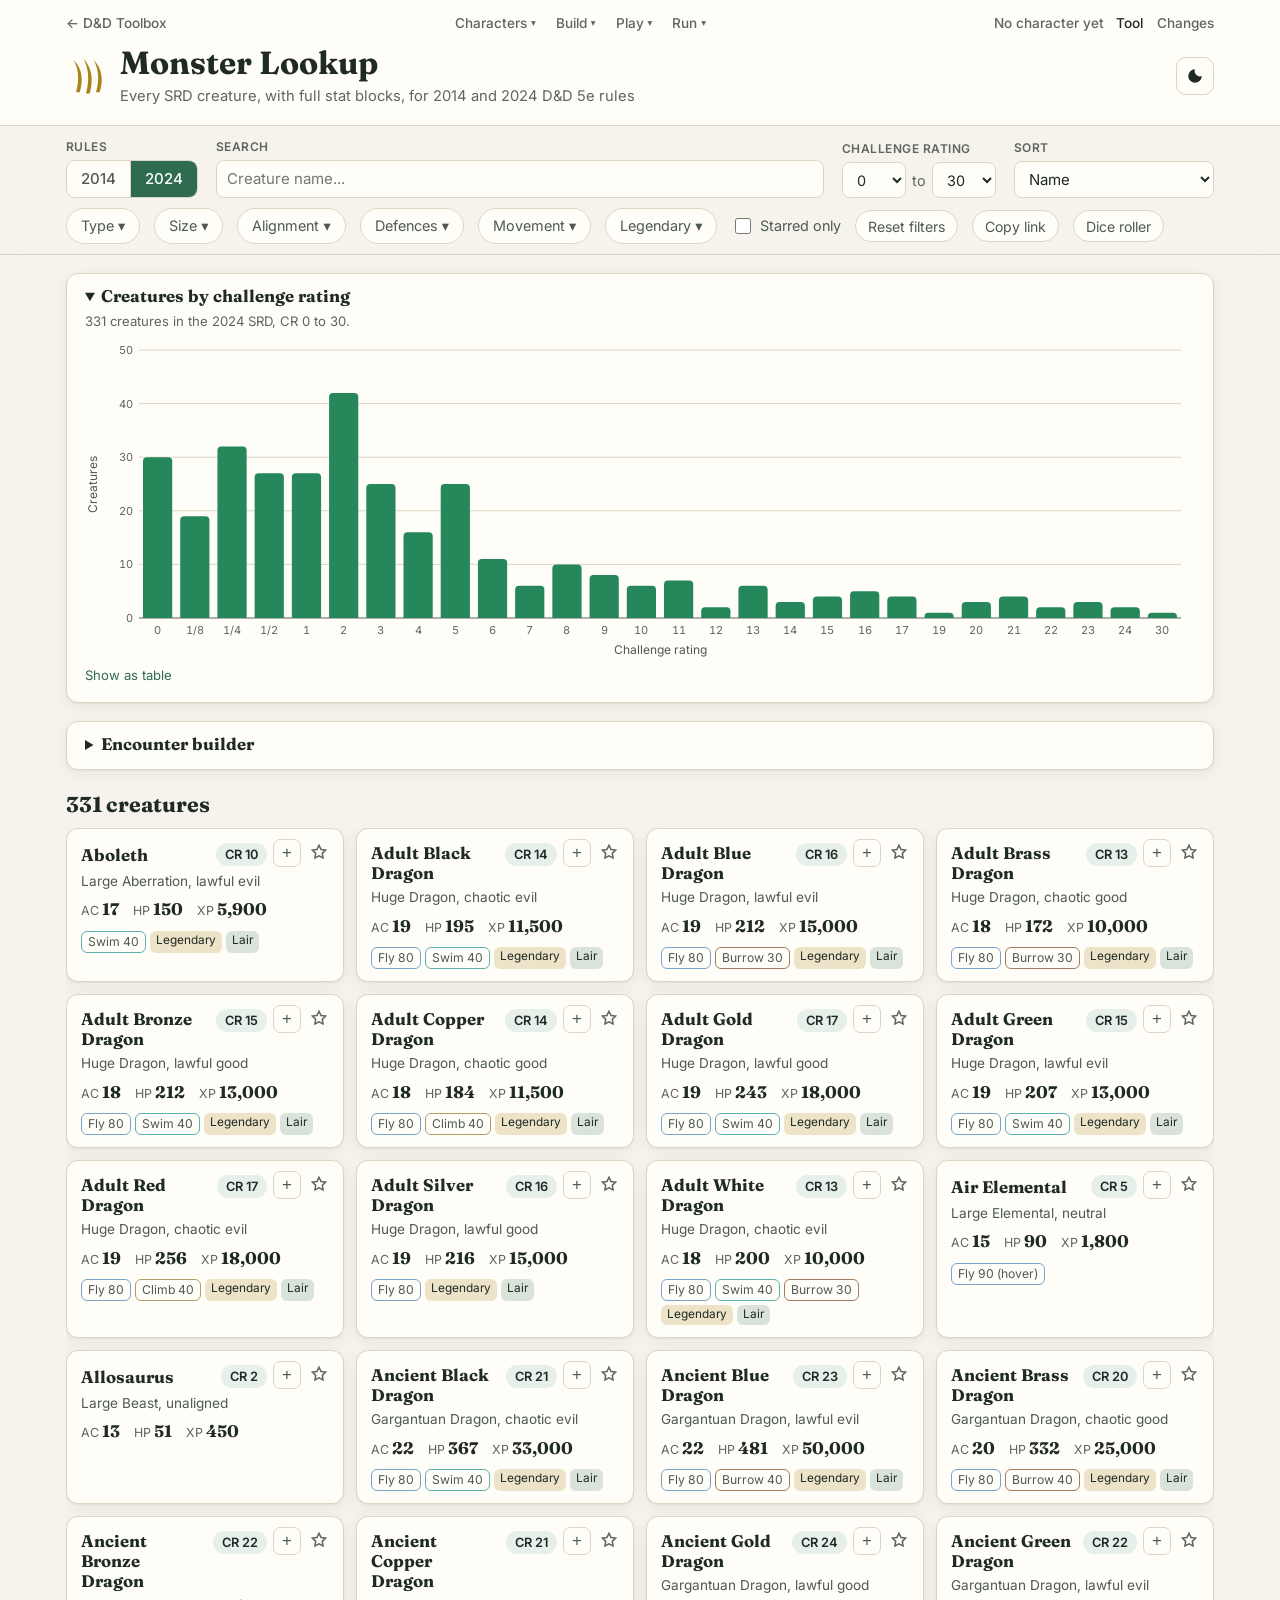
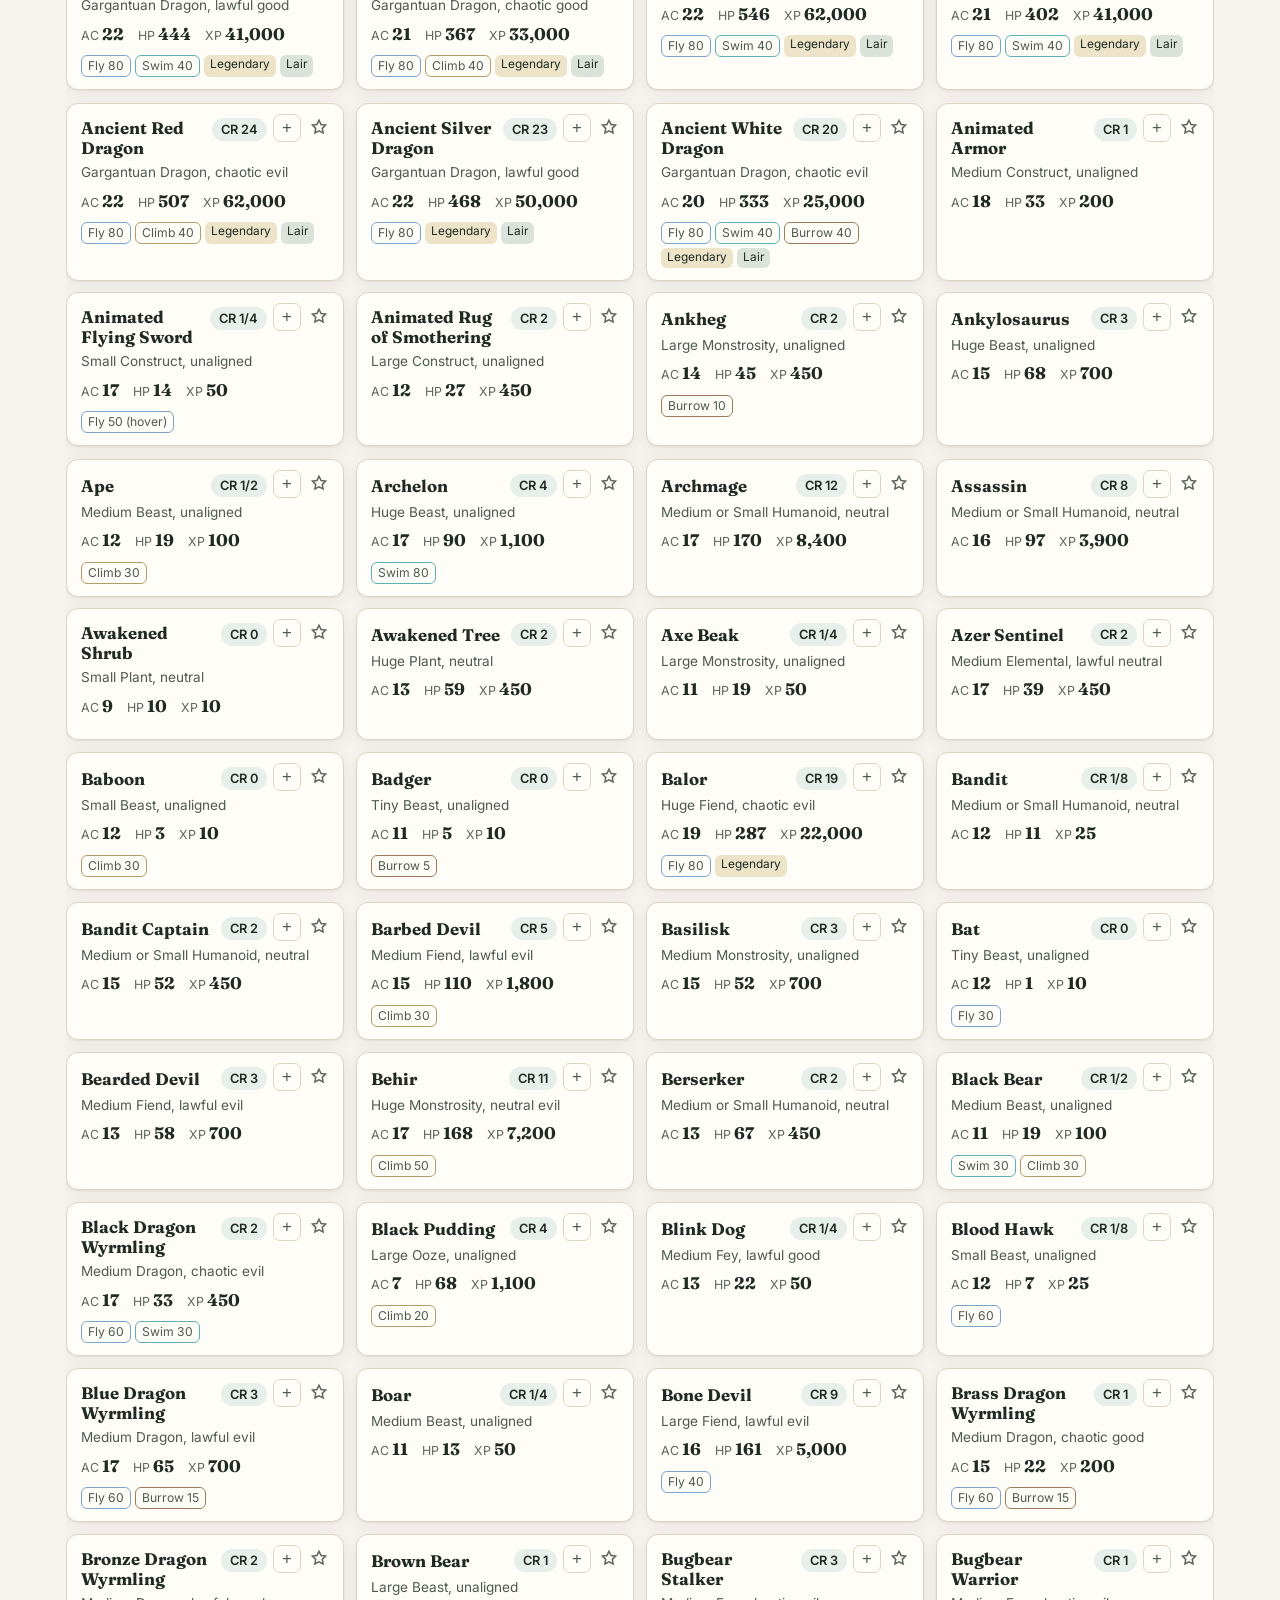
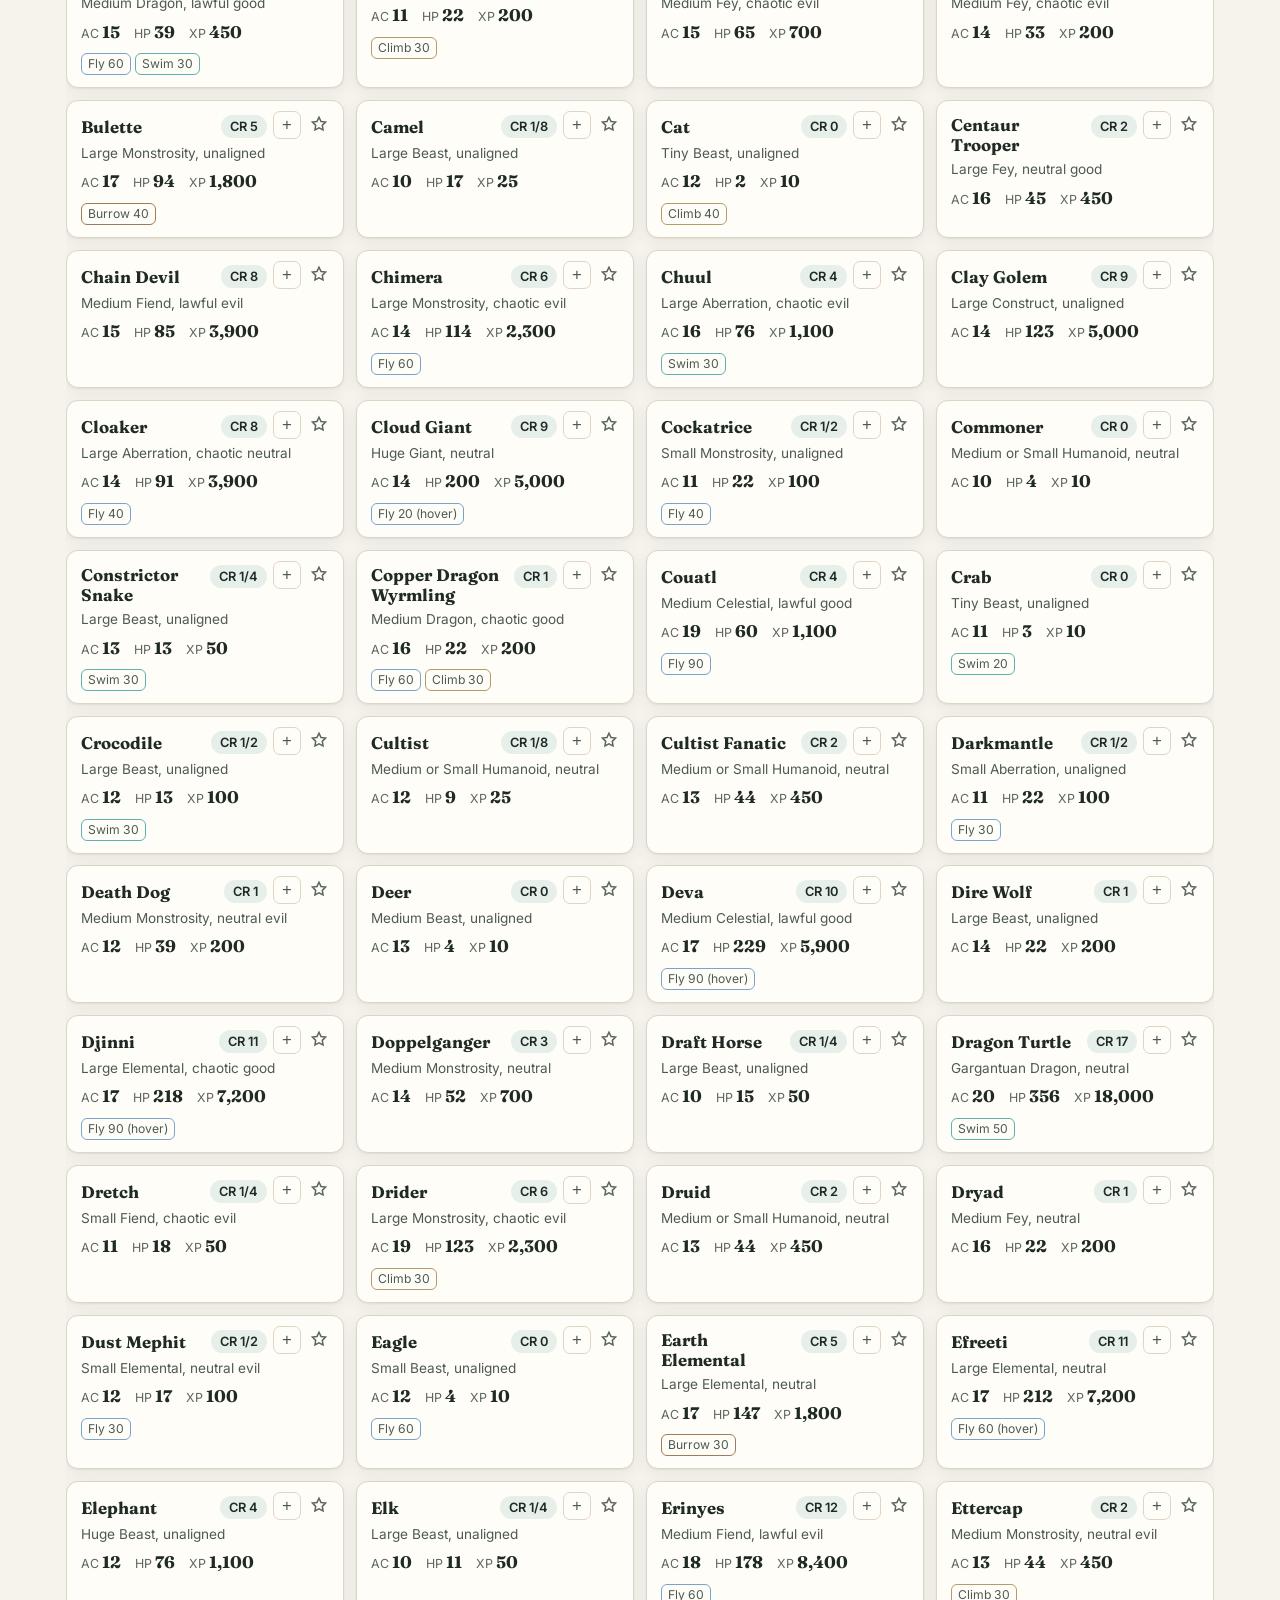
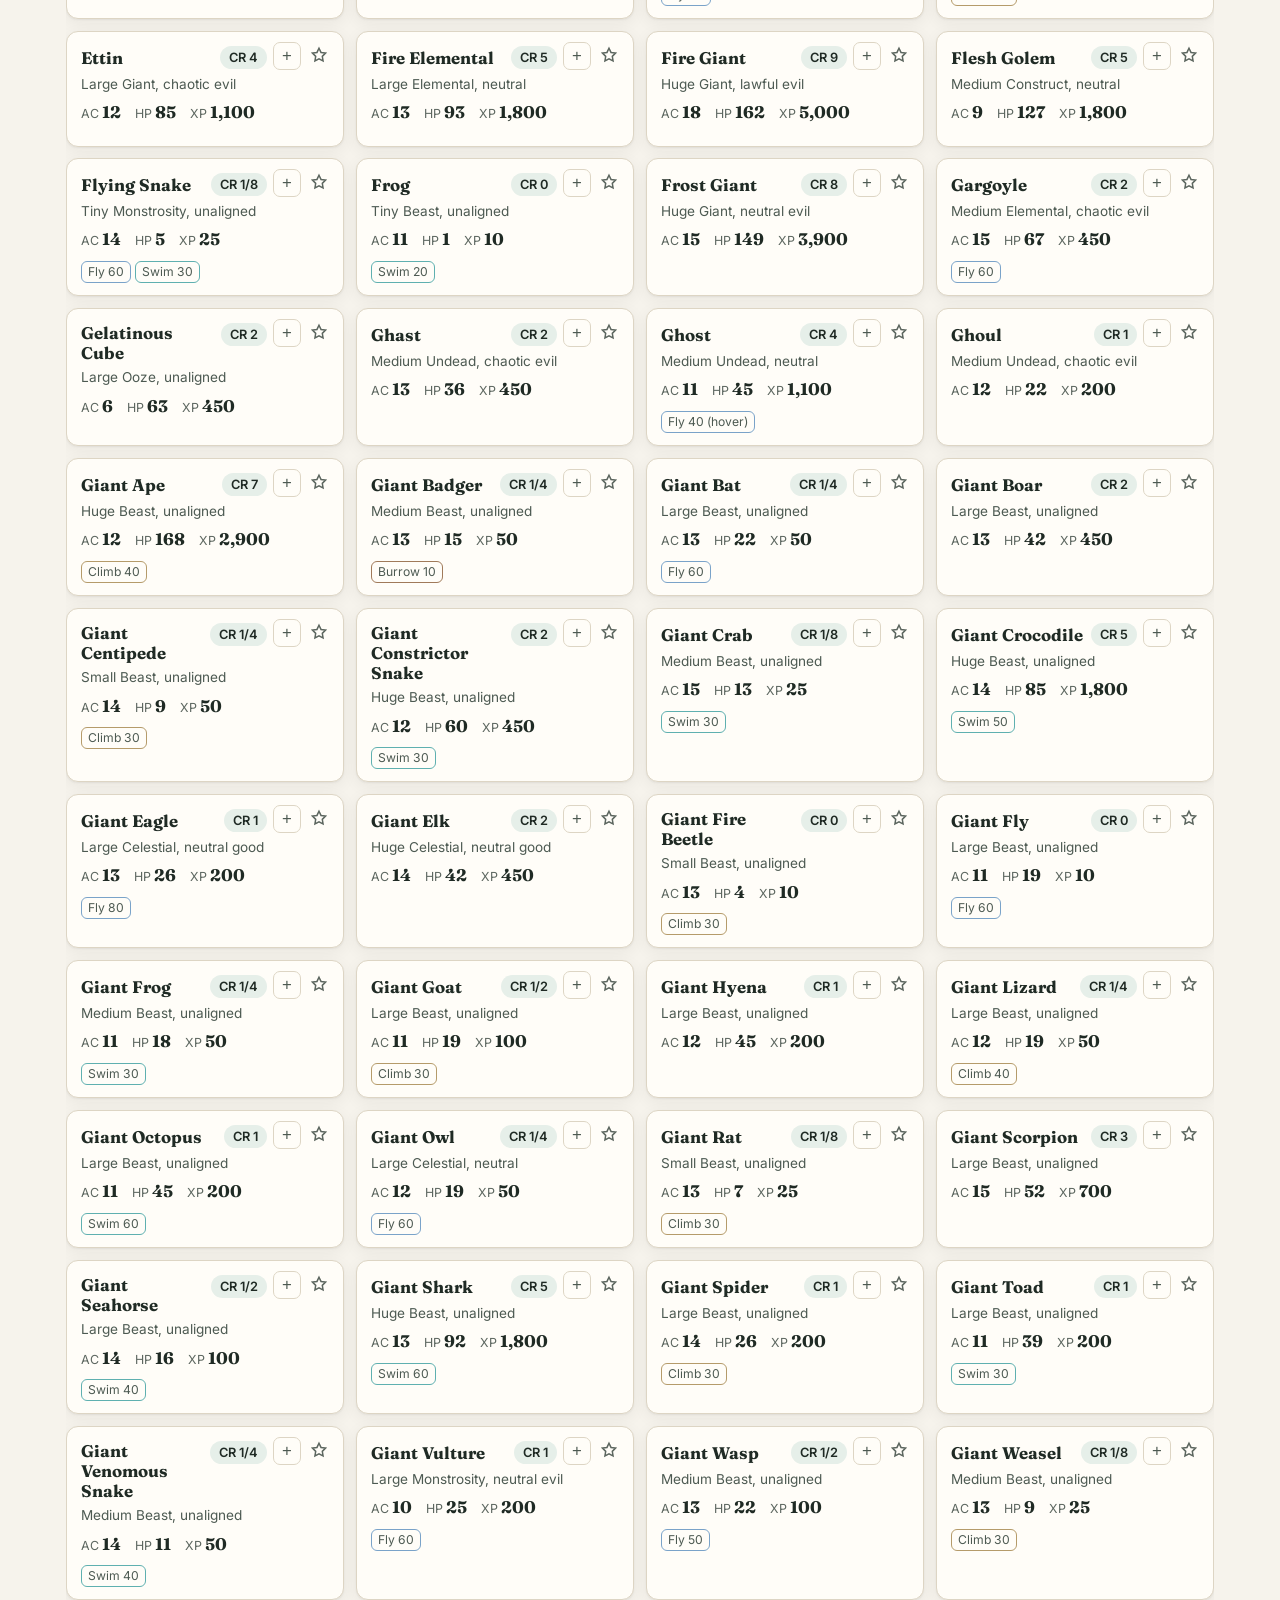
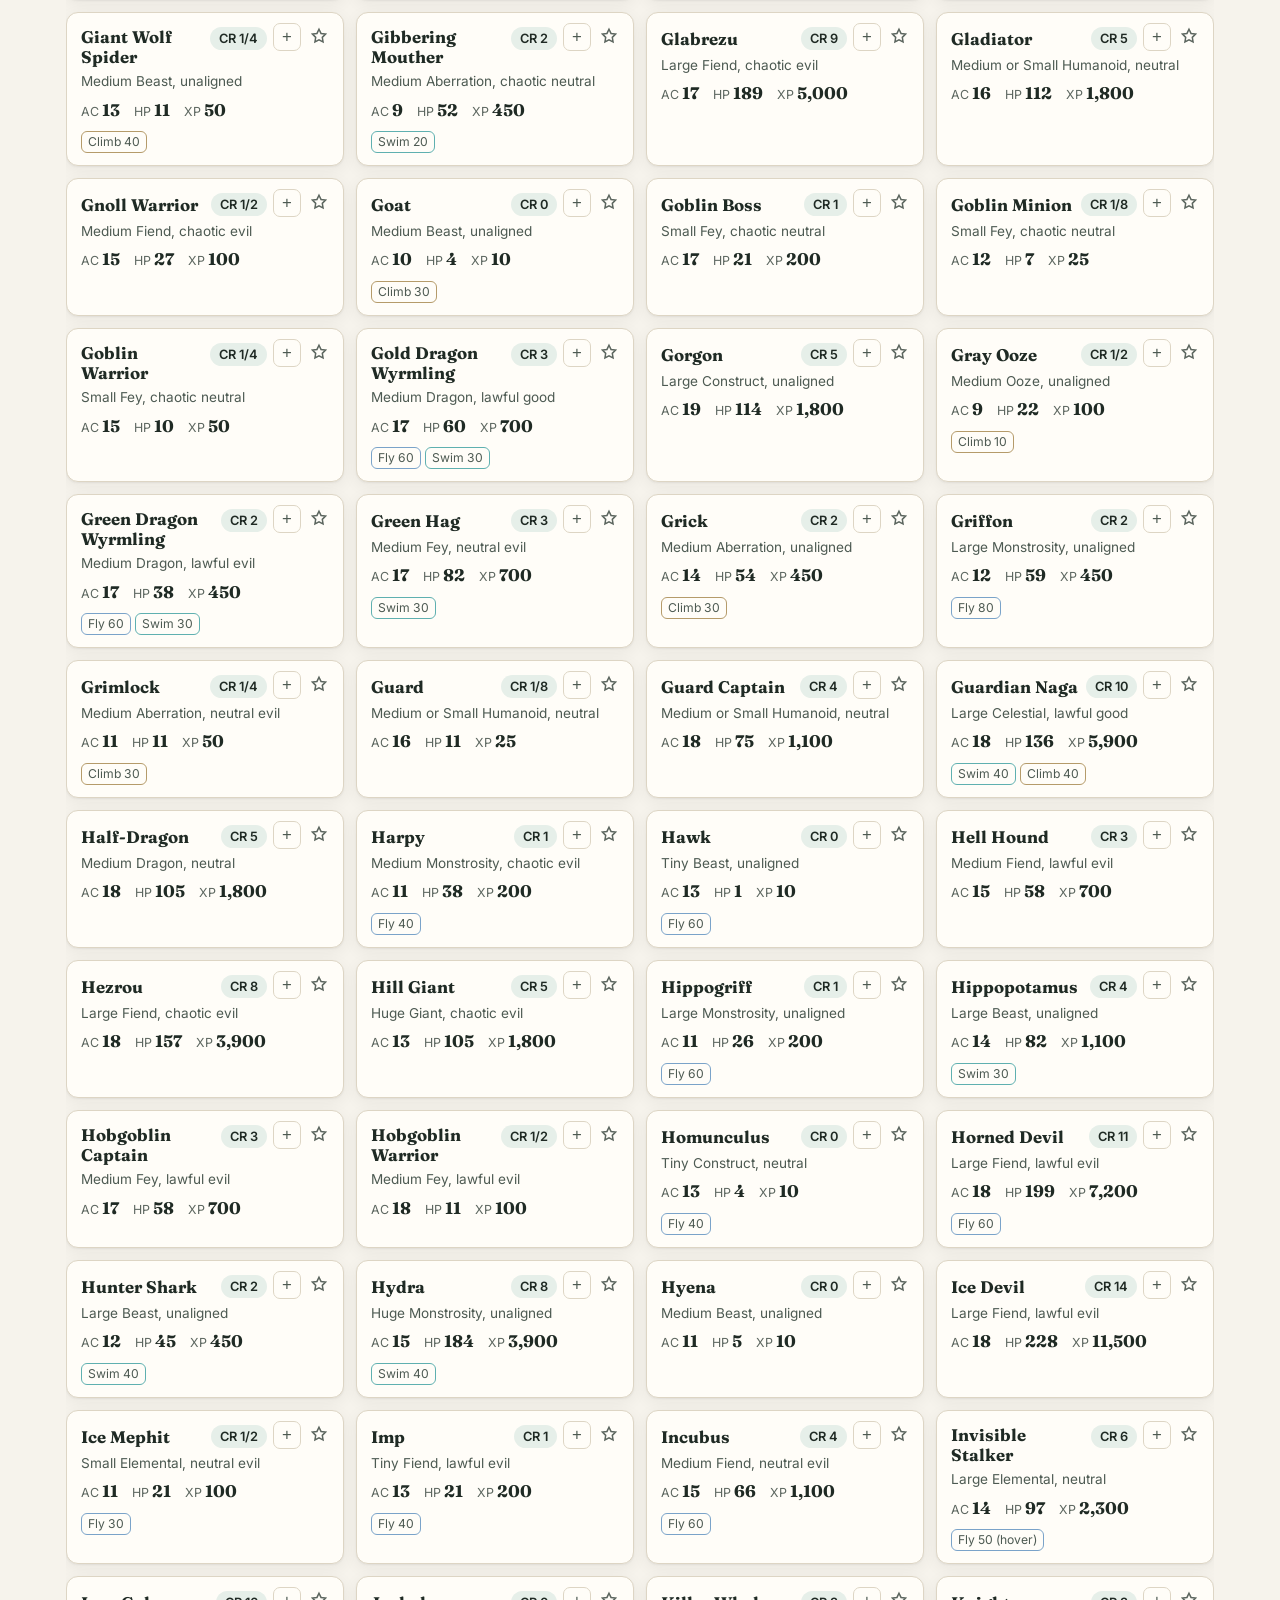
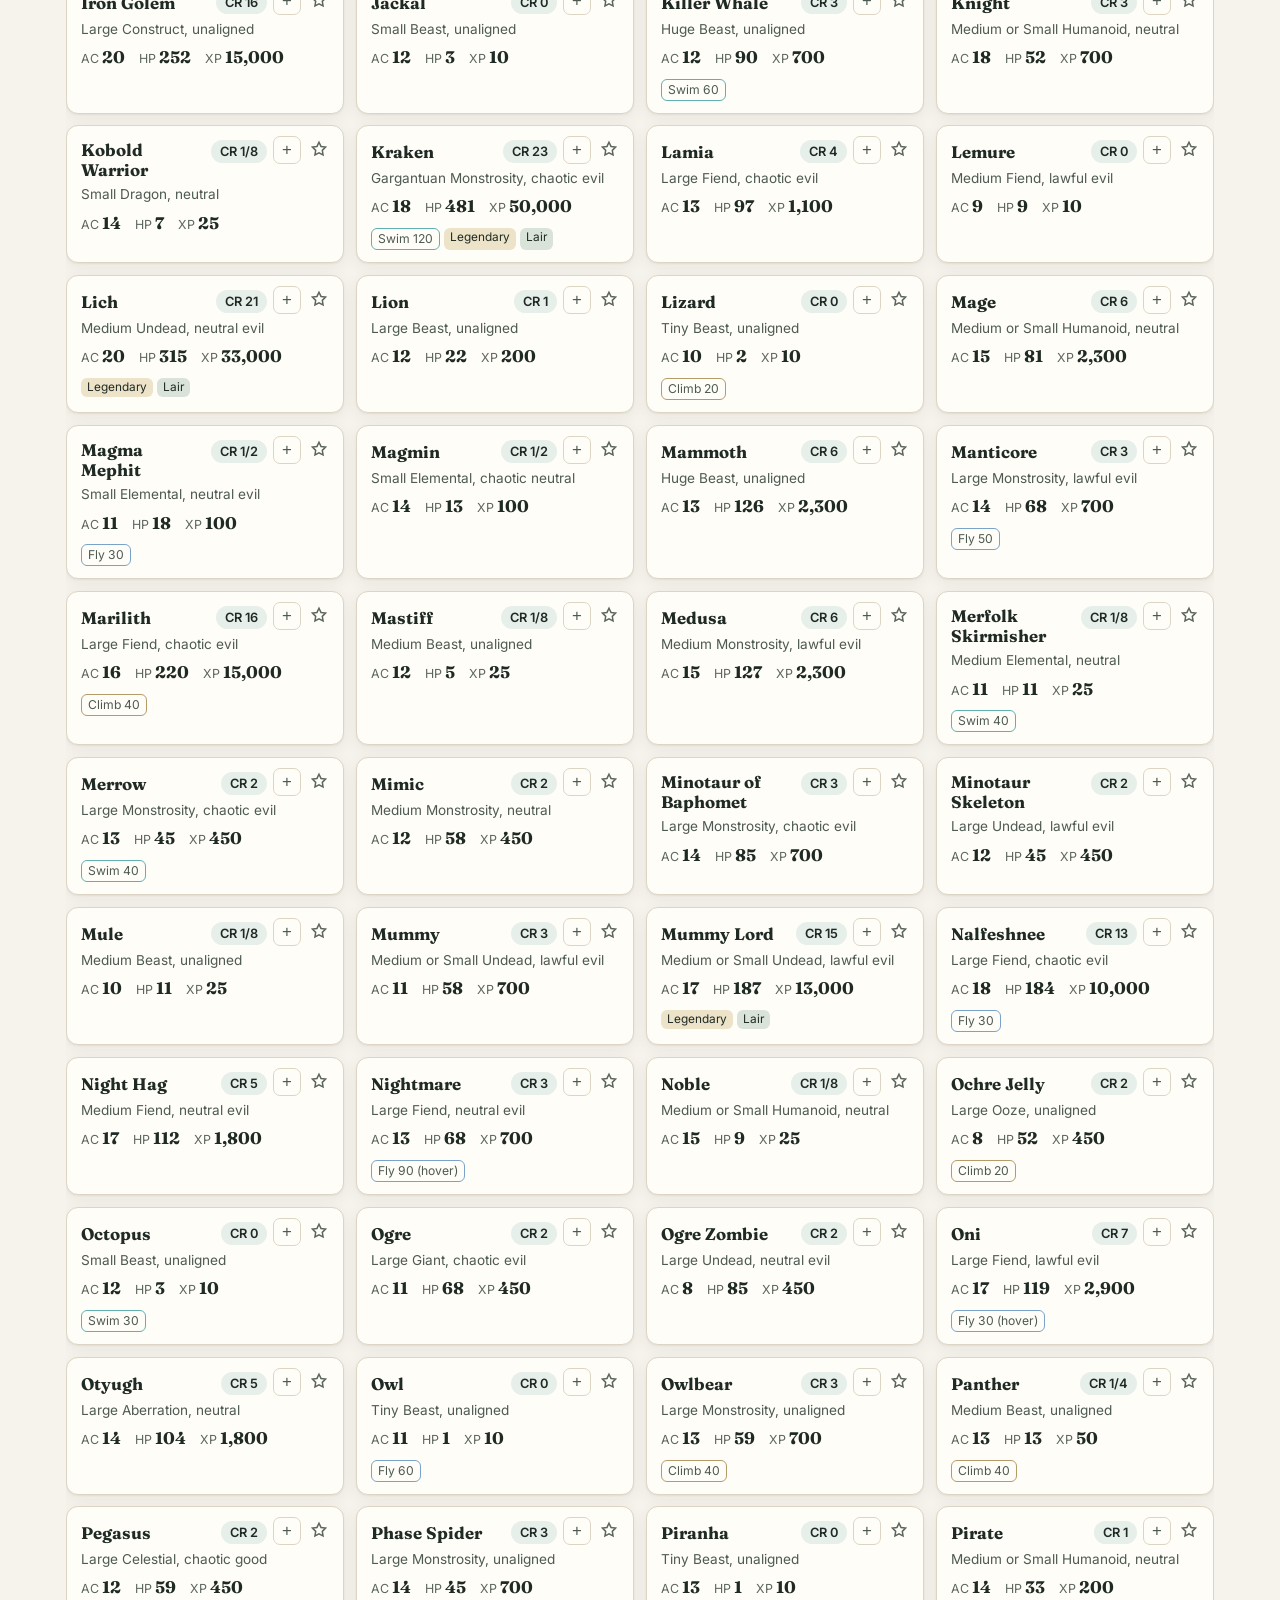
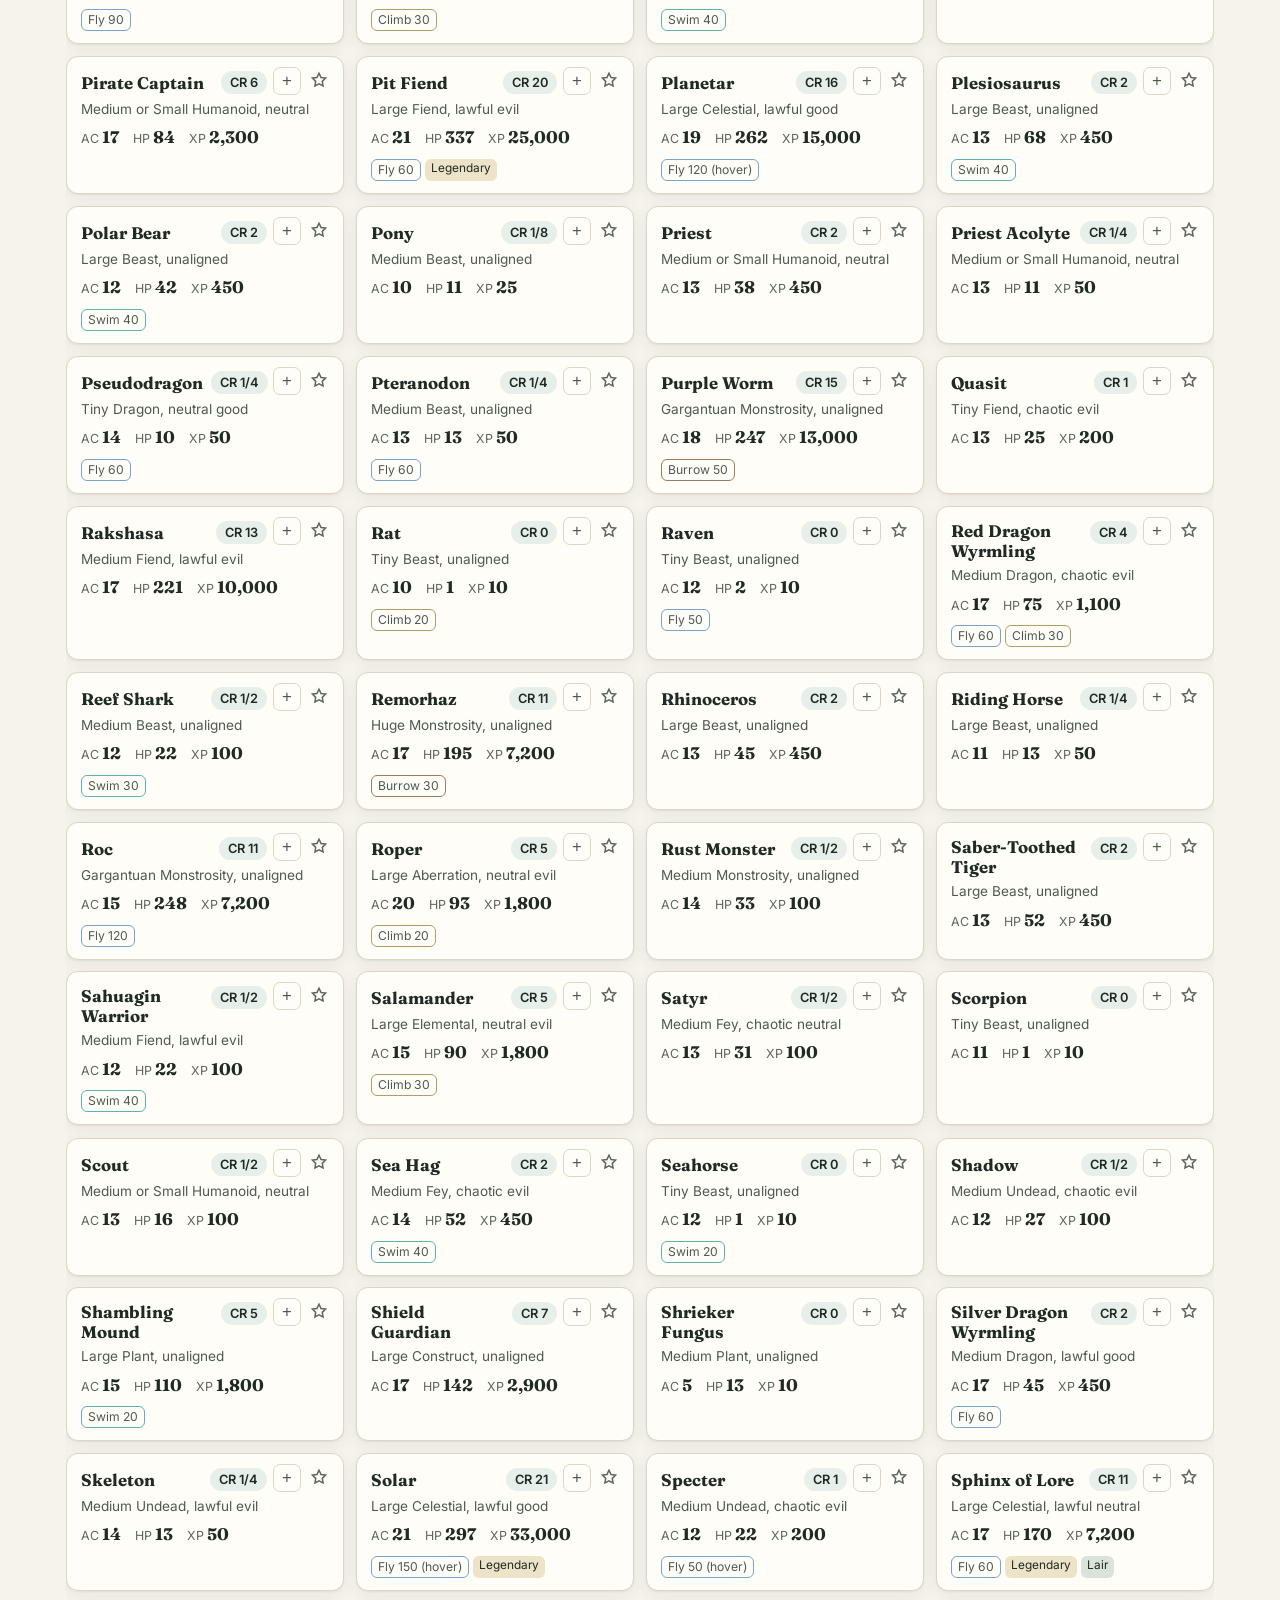
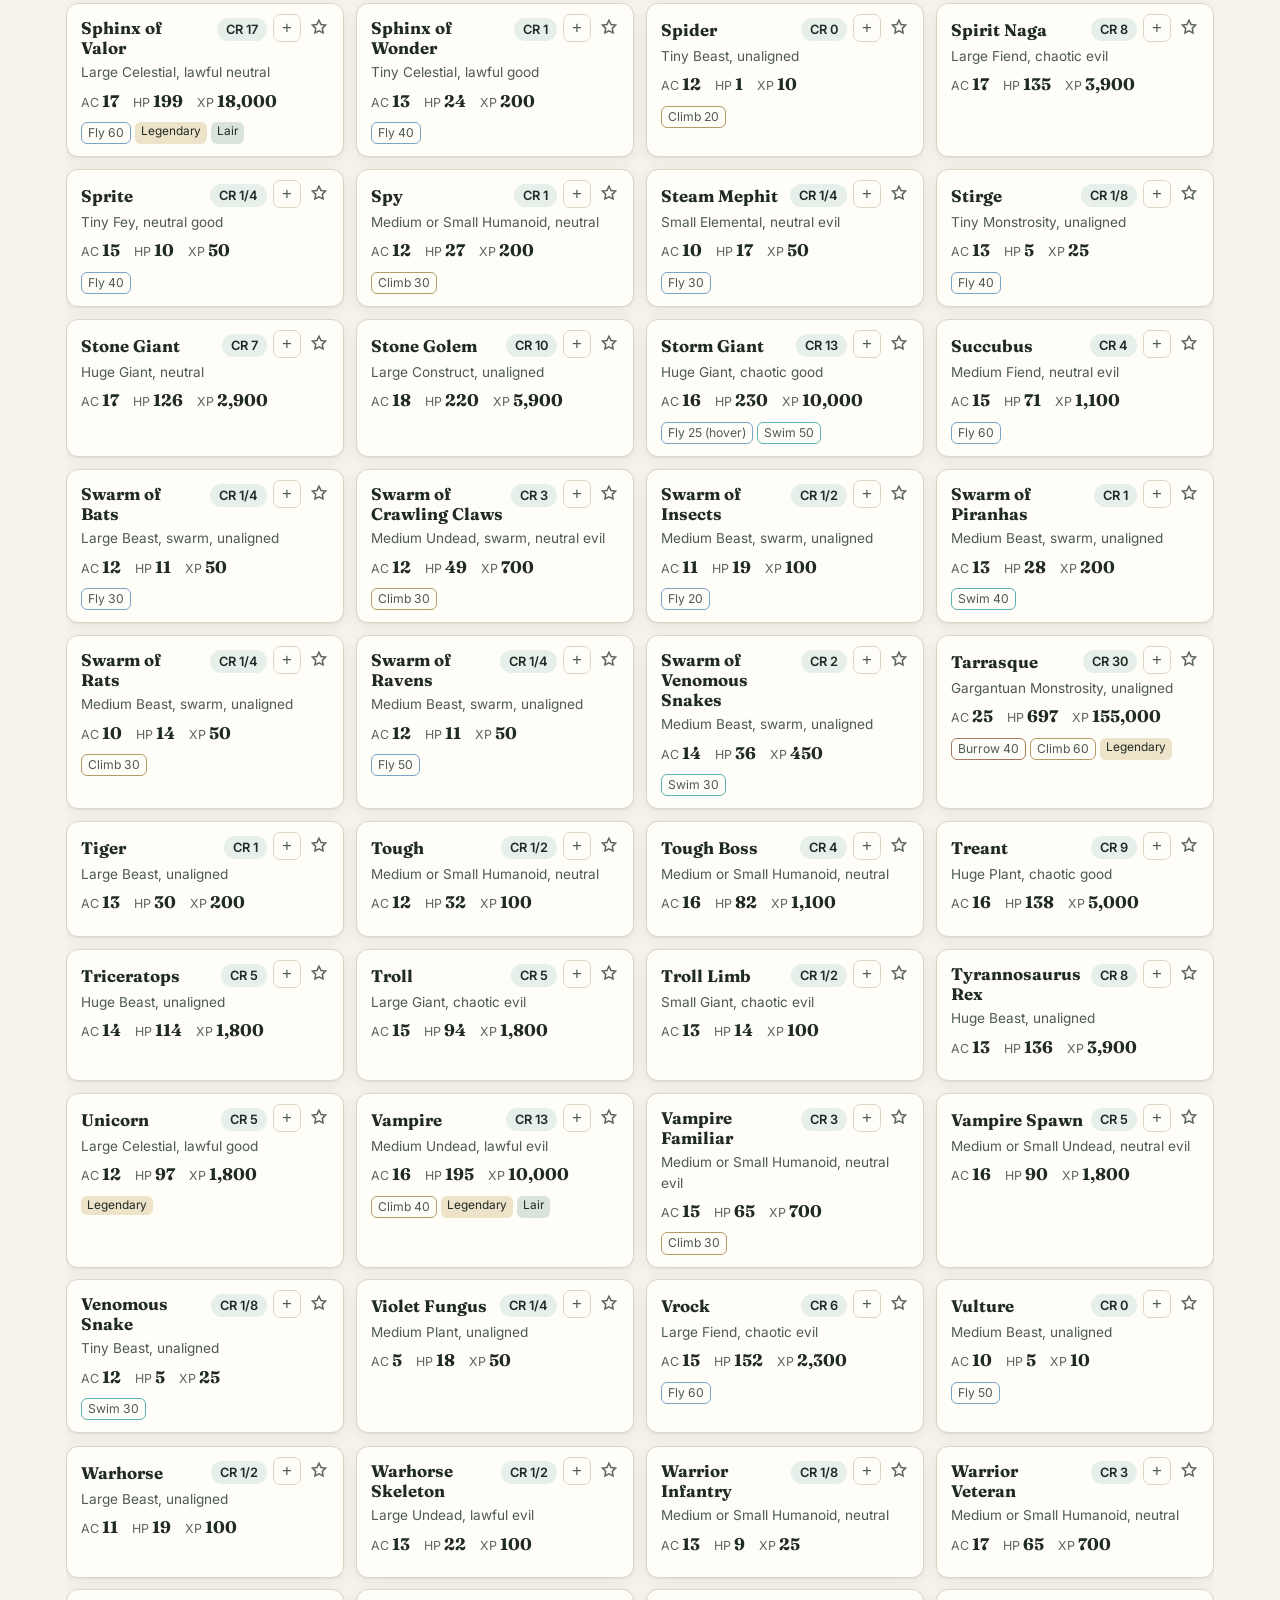
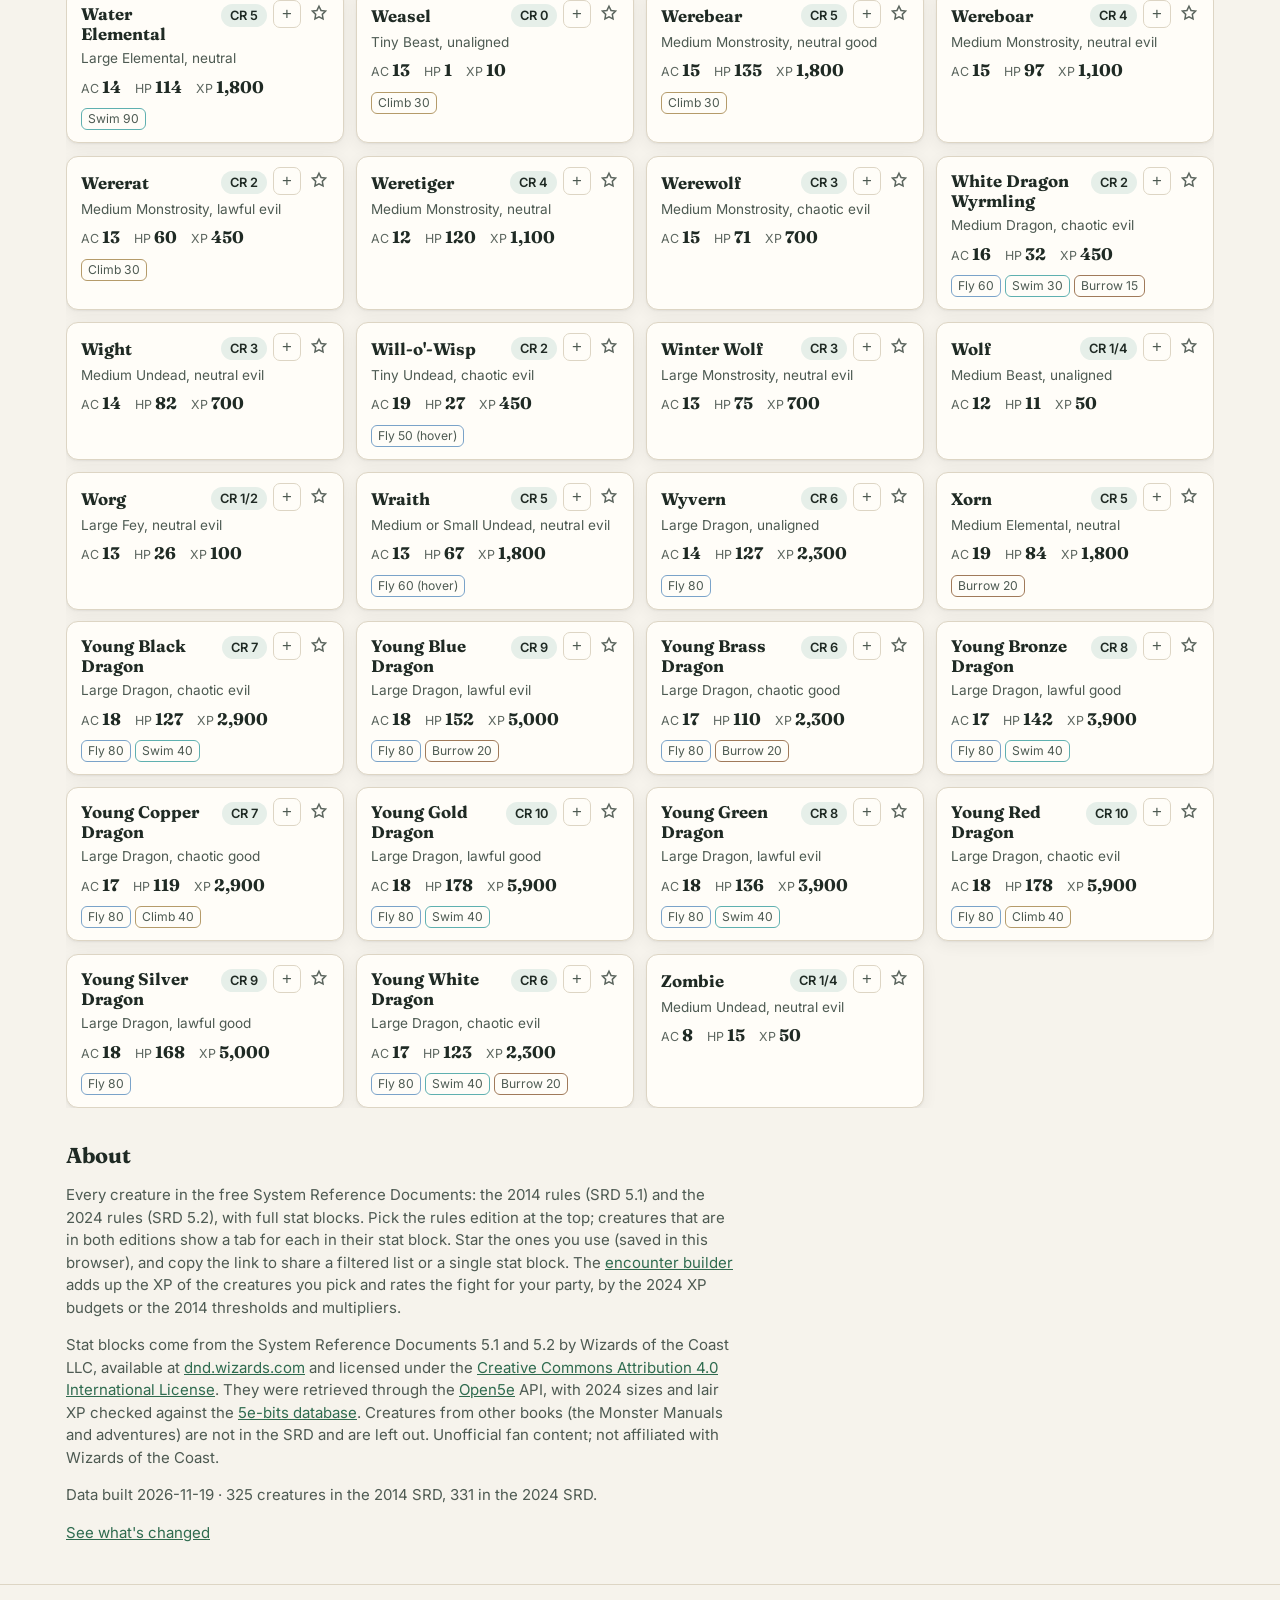
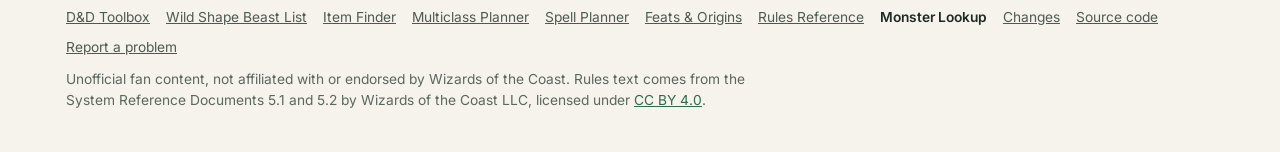
<file: site/index.html>
<!doctype html>
<html lang="en">
<head>
<meta charset="utf-8">
<meta name="viewport" content="width=device-width, initial-scale=1">
<title>Monster Lookup</title>
<meta name="description" content="Every creature in the D&D 5e System Reference Documents, 2014 (SRD 5.1) and 2024 (SRD 5.2), with full stat blocks and filters for CR, type, size, defences and movement.">
<meta name="theme-color" content="#f6f3ec" media="(prefers-color-scheme: light)">
<meta name="theme-color" content="#12171a" media="(prefers-color-scheme: dark)">
<link rel="canonical" href="https://wernercd.github.io/dnd-monsters/">
<meta property="og:type" content="website">
<meta property="og:site_name" content="D&amp;D Toolbox">
<meta property="og:title" content="Monster Lookup">
<meta property="og:description" content="Every creature in the D&D 5e System Reference Documents, 2014 (SRD 5.1) and 2024 (SRD 5.2), with full stat blocks and filters for CR, type, size, defences and movement.">
<meta property="og:url" content="https://wernercd.github.io/dnd-monsters/">
<meta property="og:image" content="https://wernercd.github.io/dnd-monsters/og.png">
<meta property="og:image:width" content="1200">
<meta property="og:image:height" content="630">
<meta name="twitter:card" content="summary_large_image">
<link rel="manifest" href="manifest.webmanifest">
<link rel="icon" href="icons/favicon-32.png" sizes="32x32" type="image/png">
<link rel="apple-touch-icon" href="icons/apple-touch-icon.png">
<link rel="preconnect" href="https://fonts.googleapis.com">
<link rel="preconnect" href="https://fonts.gstatic.com" crossorigin>
<link href="https://fonts.googleapis.com/css2?family=Fraunces:opsz,wght@9..144,500;9..144,700&family=Inter:wght@400;500;600&display=swap" rel="stylesheet">
<script>try{var t=localStorage.getItem('dnd.theme');if(t==='dark'||t==='light')document.documentElement.dataset.theme=t;}catch(e){}</script>
<link rel="stylesheet" href="styles.css?v=dev">
</head>
<body>
<header class="site-header">
  <div class="wrap hub-bar">
    <a href="https://wernercd.github.io/dnd/">&larr; D&amp;D Toolbox</a>
    <span class="char-pick" id="charPick"></span>
    <nav class="hub-nav" aria-label="Site">
      <a href="./" aria-current="page">Tool</a>
      <a href="changes.html">Changes</a>
    </nav>
  </div>
  <div class="wrap header-inner">
    <div class="brand">
      <svg class="logo" viewBox="0 0 32 32" aria-hidden="true"><path d="M6 3c4 7 5 16 2 26h3c3-10 2-19-5-26zM14 2c4 8 5 17 2 28h3c3-11 2-20-5-28zM22 3c4 7 5 16 2 26h3c3-10 2-19-5-26z"/></svg>
      <div>
        <h1>Monster Lookup</h1>
        <p class="tagline">Every SRD creature, with full stat blocks, for 2014 and 2024 D&amp;D 5e rules</p>
      </div>
    </div>
    <button id="themeBtn" class="icon-btn" type="button" aria-label="Toggle dark mode" title="Toggle dark mode">
      <svg viewBox="0 0 24 24" aria-hidden="true"><path d="M12 3a9 9 0 1 0 9 9 7 7 0 0 1-9-9z"/></svg>
    </button>
  </div>
</header>

<section class="controls" aria-label="Search and filters">
  <div class="wrap controls-grid">
    <div class="ctl">
      <span class="ctl-label">Rules</span>
      <div class="seg" role="radiogroup" aria-label="Rules edition">
        <button type="button" role="radio" data-ed="2014">2014</button>
        <button type="button" role="radio" data-ed="2024">2024</button>
      </div>
    </div>
    <div class="ctl ctl-search">
      <label class="ctl-label" for="search">Search</label>
      <input type="search" id="search" placeholder="Creature name..." autocomplete="off">
    </div>
    <div class="ctl ctl-cr">
      <span class="ctl-label" id="crLbl">Challenge rating</span>
      <div class="cr-range" role="group" aria-labelledby="crLbl">
        <select id="crMin" aria-label="Lowest CR"></select>
        <span aria-hidden="true">to</span>
        <select id="crMax" aria-label="Highest CR"></select>
      </div>
    </div>
    <div class="ctl">
      <label class="ctl-label" for="sort">Sort</label>
      <select id="sort">
        <option value="name">Name</option>
        <option value="cr-asc">CR, low to high</option>
        <option value="cr-desc">CR, high to low</option>
        <option value="hp-desc">Hit points, most first</option>
        <option value="hp-asc">Hit points, fewest first</option>
      </select>
    </div>
  </div>
  <div class="wrap filters" id="filters">
    <details class="srcpick" data-facet="type"><summary>Type</summary><div class="srcpop"><div class="srcbtns"><button type="button" data-clear="type">Any type</button><span class="small muted">Shows creatures of any ticked type.</span></div><div class="srclist" role="group" aria-label="Creature type"></div></div></details>
    <details class="srcpick" data-facet="size"><summary>Size</summary><div class="srcpop"><div class="srcbtns"><button type="button" data-clear="size">Any size</button><span class="small muted">Shows creatures of any ticked size.</span></div><div class="srclist" role="group" aria-label="Size"></div></div></details>
    <details class="srcpick" data-facet="align"><summary>Alignment</summary><div class="srcpop"><div class="srcbtns"><button type="button" data-clear="align">Any alignment</button><span class="small muted">"Any alignment" creatures count for every one.</span></div><div class="srclist" role="group" aria-label="Alignment"></div></div></details>
    <details class="srcpick" data-facet="def"><summary>Defences</summary><div class="srcpop wide"><div class="srcbtns"><button type="button" data-clear="def">Clear all</button><span class="small muted">Creatures must have every ticked defence.</span></div><div class="srclist" role="group" aria-label="Damage and condition defences"></div></div></details>
    <details class="srcpick" data-facet="move"><summary>Movement</summary><div class="srcpop"><div class="srcbtns"><button type="button" data-clear="move">Clear all</button><span class="small muted">Creatures must have every ticked speed.</span></div><div class="srclist" role="group" aria-label="Movement"></div></div></details>
    <details class="srcpick" data-facet="leg"><summary>Legendary</summary><div class="srcpop"><div class="srcbtns"><button type="button" data-clear="leg">Clear all</button><span class="small muted">Lair: 2024 creatures with stronger stats in their lair (the 2014 SRD has no lair actions).</span></div><div class="srclist" role="group" aria-label="Legendary and lair"></div></div></details>
    <label class="tog"><input type="checkbox" id="favOnly"> Starred only</label>
    <button type="button" class="chip" id="resetBtn" title="Clear every filter and go back to the default view">Reset filters</button>
    <button type="button" class="chip" id="copyLink" title="Copy a link to this exact view">Copy link</button>
    <button type="button" class="chip" id="diceBtn" title="Open the dice roller (rolls are shared with the other tools)">Dice roller</button>
  </div>
</section>

<main class="wrap">
  <details class="rules-card crchart" id="crSec" open>
    <summary><h2>Creatures by challenge rating</h2></summary>
    <div class="crbody">
      <p class="small muted" id="crNote"></p>
      <div id="crChart"></div>
    </div>
  </details>

  <details class="rules-card enc" id="encounter">
    <summary><h2>Encounter builder</h2> <span class="small muted" id="encSum"></span></summary>
    <div class="encbody">
      <div id="encNote"></div>
      <div class="enc-grid">
        <div class="enc-col">
          <h3>Creatures</h3>
          <ul class="enc-list" id="encList"></ul>
          <p class="small muted" id="encEmpty">No creatures yet. Use the + on a card, or "Add to encounter" in a stat block.</p>
          <label class="tog" id="encLairWrap" hidden><input type="checkbox" id="encLair"> In their lair (2024 lair XP)</label>
        </div>
        <div class="enc-col">
          <h3>Party</h3>
          <div id="encParty"></div>
        </div>
      </div>
      <div id="encResult" aria-live="polite"></div>
      <div class="enc-actions">
        <button type="button" class="chip" id="encCopy">Copy encounter link</button>
        <button type="button" class="chip" id="encPrint">Print with stat blocks</button>
        <button type="button" class="chip" id="encClear">Clear</button>
      </div>
      <p class="small muted">Difficulty follows the rules edition picked at the top. Saved in this browser.</p>
      <details class="cu" id="cuSec">
        <summary><h3>Custom creatures <span class="small muted" id="cuCount"></span></h3></summary>
        <p class="small">Add a creature from a book you own: its name, CR, AC and hit points (initiative, type and size are optional). It counts toward the XP and difficulty like any other creature and joins the initiative tracker. <b>Custom creatures are kept in this browser only</b>; nothing is uploaded. An encounter link carries the custom creatures in it, so whoever opens it gets them too.</p>
        <form id="cuForm" class="cu-form" autocomplete="off">
          <input type="hidden" name="cid">
          <label class="cu-wide">Name <input name="cname" required maxlength="60"></label>
          <label>CR <select name="cr"></select></label>
          <label>AC <input name="ac" type="number" min="0" max="40" required></label>
          <label>Hit points <input name="hp" type="number" min="1" max="9999" required></label>
          <label>Initiative bonus <input name="init" type="number" min="-10" max="30" placeholder="optional"></label>
          <label>Type <select name="ctype"><option value="">(optional)</option><option>Aberration</option><option>Beast</option><option>Celestial</option><option>Construct</option><option>Dragon</option><option>Elemental</option><option>Fey</option><option>Fiend</option><option>Giant</option><option>Humanoid</option><option>Monstrosity</option><option>Ooze</option><option>Plant</option><option>Undead</option></select></label>
          <label>Size <select name="csize"><option value="">(optional)</option><option>Tiny</option><option>Small</option><option>Medium</option><option>Large</option><option>Huge</option><option>Gargantuan</option></select></label>
          <div class="cu-wide cu-btns"><button type="submit" class="btn" id="cuSave">Save creature</button> <button type="button" class="btn" id="cuCancel" hidden>Cancel edit</button> <span class="small" id="cuMsg" role="status"></span></div>
        </form>
        <ul class="cu-list" id="cuList"></ul>
      </details>
      <div class="fight" id="fight"></div>
    </div>
  </details>
  <div id="encToast" class="enc-toast" role="status" hidden></div>

  <section class="results">
    <div class="results-head">
      <h2 id="count" aria-live="polite">Creatures</h2>
    </div>
    <div id="list" class="list"></div>
    <p id="empty" class="empty" hidden>No creatures match. Try clearing a filter or widening the CR range.</p>
  </section>

  <section class="about" id="about">
    <h2>About</h2>
    <p>Every creature in the free System Reference Documents: the 2014 rules (SRD 5.1) and the 2024 rules (SRD 5.2), with full stat blocks. Pick the rules edition at the top; creatures that are in both editions show a tab for each in their stat block. Star the ones you use (saved in this browser), and copy the link to share a filtered list or a single stat block. The <a href="#encounter">encounter builder</a> adds up the XP of the creatures you pick and rates the fight for your party, by the 2024 XP budgets or the 2014 thresholds and multipliers.</p>
    <p>Stat blocks come from the System Reference Documents 5.1 and 5.2 by Wizards of the Coast LLC, available at <a href="https://dnd.wizards.com/resources/systems-reference-document" rel="noopener">dnd.wizards.com</a> and licensed under the <a href="https://creativecommons.org/licenses/by/4.0/legalcode" rel="noopener">Creative Commons Attribution 4.0 International License</a>. They were retrieved through the <a href="https://open5e.com" rel="noopener">Open5e</a> API, with 2024 sizes and lair XP checked against the <a href="https://github.com/5e-bits/5e-database" rel="noopener">5e-bits database</a>. Creatures from other books (the Monster Manuals and adventures) are not in the SRD and are left out. Unofficial fan content; not affiliated with Wizards of the Coast.</p>
    <p class="muted" id="generated"></p>
    <p><a href="changes.html">See what's changed</a></p>
  </section>
</main>
<div id="encPrintOut" class="enc-print" hidden></div>

<footer class="site-footer">
  <div class="wrap">
    <ul class="foot-links">
      <li><a href="https://wernercd.github.io/dnd/">D&amp;D Toolbox</a></li>
      <li><a href="https://wernercd.github.io/dnd-druid-wildshapes/">Wild Shape Beast List</a></li>
      <li><a href="https://wernercd.github.io/dnd-items/">Item Finder</a></li>
      <li><a href="https://wernercd.github.io/dnd-multiclass-planner/">Multiclass Planner</a></li>
      <li><a href="https://wernercd.github.io/dnd-magic/">Spell Planner</a></li>
      <li><a href="https://wernercd.github.io/dnd-feats/">Feats &amp; Origins</a></li>
      <li><a href="https://wernercd.github.io/dnd-rules/">Rules Reference</a></li>
      <li><a href="https://wernercd.github.io/dnd-monsters/" aria-current="page">Monster Lookup</a></li>
      <li><a href="changes.html">Changes</a></li>
      <li><a href="https://github.com/WernerCD/dnd-monsters" rel="noopener">Source code</a></li>
      <li><a href="https://github.com/WernerCD/dnd-monsters/issues" rel="noopener">Report a problem</a></li>
    </ul>
    <p>Unofficial fan content, not affiliated with or endorsed by Wizards of the Coast. Rules text comes from the System Reference Documents 5.1 and 5.2 by Wizards of the Coast LLC, licensed under <a href="https://creativecommons.org/licenses/by/4.0/legalcode" rel="noopener">CC BY 4.0</a>.</p>
  </div>
</footer>

<dialog id="detail" aria-labelledby="dTitle">
  <div class="dlg">
    <button type="button" class="icon-btn close" id="closeDlg" aria-label="Close">
      <svg viewBox="0 0 24 24" aria-hidden="true"><path d="M6 6l12 12M18 6L6 18"/></svg>
    </button>
    <div id="dBody"></div>
  </div>
</dialog>

<script src="theme.js?v=dev"></script>
<script src="nav.js?v=dev"></script>
<script src="version.js?v=dev"></script>
<script src="offline.js?v=dev"></script>
<script src="dice.js?v=dev"></script>
<script src="links.js?v=dev"></script>
<script src="character.js?v=dev"></script>
<script src="chart.js?v=dev"></script>
<script src="statblock.js?v=dev"></script>
<script src="app.js?v=dev"></script>
<script src="encounter.js?v=dev"></script>
<script src="fight.js?v=dev"></script>
<script src="motion.js?v=dev" defer></script><script src="ui.js?v=dev" defer></script>
</body>
</html>
</file>
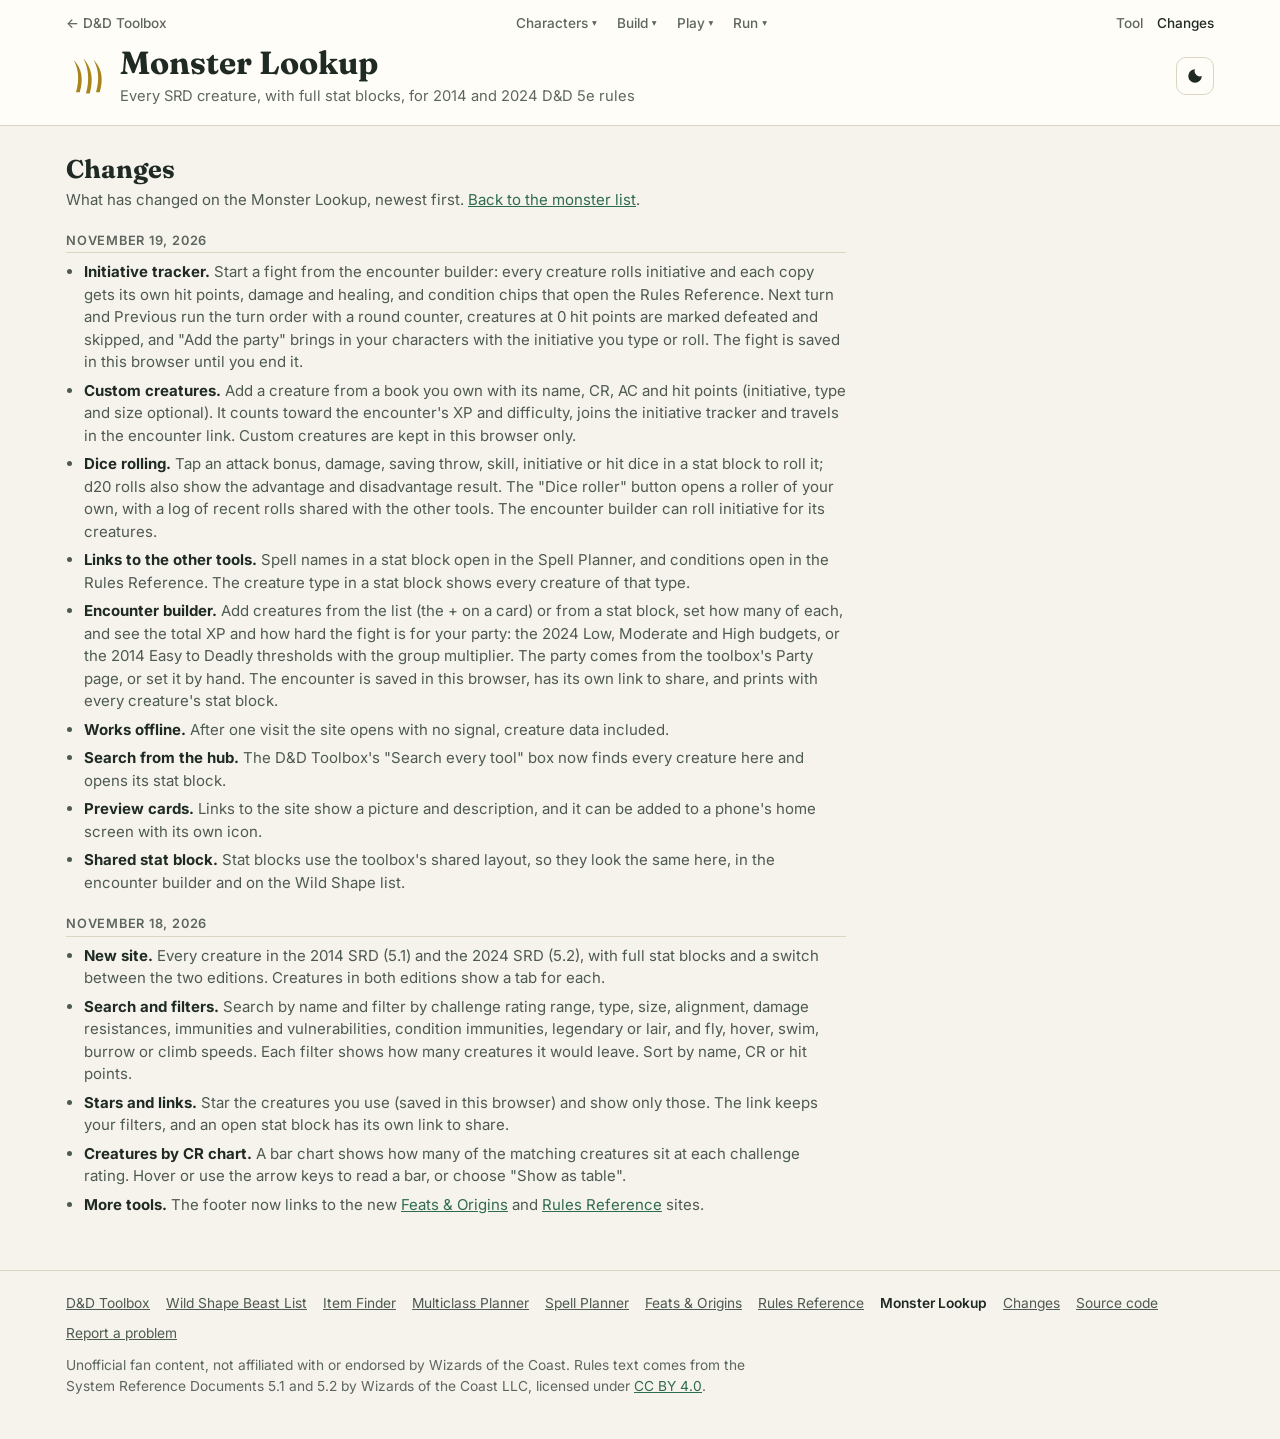
<file: site/changes.html>
<!doctype html>
<html lang="en">
<head>
<meta charset="utf-8">
<meta name="viewport" content="width=device-width, initial-scale=1">
<title>Changes · Monster Lookup</title>
<meta name="description" content="What has changed on the Monster Lookup, newest first.">
<meta name="theme-color" content="#f6f3ec" media="(prefers-color-scheme: light)">
<meta name="theme-color" content="#12171a" media="(prefers-color-scheme: dark)">
<link rel="canonical" href="https://wernercd.github.io/dnd-monsters/changes.html">
<meta property="og:type" content="website">
<meta property="og:site_name" content="D&amp;D Toolbox">
<meta property="og:title" content="Changes · Monster Lookup">
<meta property="og:description" content="What has changed on the Monster Lookup, newest first.">
<meta property="og:url" content="https://wernercd.github.io/dnd-monsters/changes.html">
<meta property="og:image" content="https://wernercd.github.io/dnd-monsters/og.png">
<meta property="og:image:width" content="1200">
<meta property="og:image:height" content="630">
<meta name="twitter:card" content="summary_large_image">
<link rel="manifest" href="manifest.webmanifest">
<link rel="icon" href="icons/favicon-32.png" sizes="32x32" type="image/png">
<link rel="apple-touch-icon" href="icons/apple-touch-icon.png">
<link rel="preconnect" href="https://fonts.googleapis.com">
<link rel="preconnect" href="https://fonts.gstatic.com" crossorigin>
<link href="https://fonts.googleapis.com/css2?family=Fraunces:opsz,wght@9..144,500;9..144,700&family=Inter:wght@400;500;600&display=swap" rel="stylesheet">
<script>try{var t=localStorage.getItem('dnd.theme');if(t==='dark'||t==='light')document.documentElement.dataset.theme=t;}catch(e){}</script>
<link rel="stylesheet" href="styles.css?v=dev">
</head>
<body>
<header class="site-header">
  <div class="wrap hub-bar">
    <a href="https://wernercd.github.io/dnd/">&larr; D&amp;D Toolbox</a>
    <nav class="hub-nav" aria-label="Site">
      <a href="./">Tool</a>
      <a href="changes.html" aria-current="page">Changes</a>
    </nav>
  </div>
  <div class="wrap header-inner">
    <div class="brand">
      <svg class="logo" viewBox="0 0 32 32" aria-hidden="true"><path d="M6 3c4 7 5 16 2 26h3c3-10 2-19-5-26zM14 2c4 8 5 17 2 28h3c3-11 2-20-5-28zM22 3c4 7 5 16 2 26h3c3-10 2-19-5-26z"/></svg>
      <div>
        <h1><a href="./">Monster Lookup</a></h1>
        <p class="tagline">Every SRD creature, with full stat blocks, for 2014 and 2024 D&amp;D 5e rules</p>
      </div>
    </div>
    <button id="themeBtn" class="icon-btn" type="button" aria-label="Toggle dark mode" title="Toggle dark mode">
      <svg viewBox="0 0 24 24" aria-hidden="true"><path d="M12 3a9 9 0 1 0 9 9 7 7 0 0 1-9-9z"/></svg>
    </button>
  </div>
</header>

<main class="wrap changes">
  <h2>Changes</h2>
  <p class="intro">What has changed on the Monster Lookup, newest first. <a href="./">Back to the monster list</a>.</p>
    <section class="change-day">
      <h3><time datetime="2026-11-19">November 19, 2026</time></h3>
      <ul>
        <li><b>Initiative tracker.</b> Start a fight from the encounter builder: every creature rolls initiative and each copy gets its own hit points, damage and healing, and condition chips that open the Rules Reference. Next turn and Previous run the turn order with a round counter, creatures at 0 hit points are marked defeated and skipped, and "Add the party" brings in your characters with the initiative you type or roll. The fight is saved in this browser until you end it.</li>
        <li><b>Custom creatures.</b> Add a creature from a book you own with its name, CR, AC and hit points (initiative, type and size optional). It counts toward the encounter's XP and difficulty, joins the initiative tracker and travels in the encounter link. Custom creatures are kept in this browser only.</li>
        <li><b>Dice rolling.</b> Tap an attack bonus, damage, saving throw, skill, initiative or hit dice in a stat block to roll it; d20 rolls also show the advantage and disadvantage result. The "Dice roller" button opens a roller of your own, with a log of recent rolls shared with the other tools. The encounter builder can roll initiative for its creatures.</li>
        <li><b>Links to the other tools.</b> Spell names in a stat block open in the Spell Planner, and conditions open in the Rules Reference. The creature type in a stat block shows every creature of that type.</li>
        <li><b>Encounter builder.</b> Add creatures from the list (the + on a card) or from a stat block, set how many of each, and see the total XP and how hard the fight is for your party: the 2024 Low, Moderate and High budgets, or the 2014 Easy to Deadly thresholds with the group multiplier. The party comes from the toolbox's Party page, or set it by hand. The encounter is saved in this browser, has its own link to share, and prints with every creature's stat block.</li>
        <li><b>Works offline.</b> After one visit the site opens with no signal, creature data included.</li>
        <li><b>Search from the hub.</b> The D&amp;D Toolbox's "Search every tool" box now finds every creature here and opens its stat block.</li>
        <li><b>Preview cards.</b> Links to the site show a picture and description, and it can be added to a phone's home screen with its own icon.</li>
        <li><b>Shared stat block.</b> Stat blocks use the toolbox's shared layout, so they look the same here, in the encounter builder and on the Wild Shape list.</li>
      </ul>
    </section>
    <section class="change-day">
      <h3><time datetime="2026-11-18">November 18, 2026</time></h3>
      <ul>
        <li><b>New site.</b> Every creature in the 2014 SRD (5.1) and the 2024 SRD (5.2), with full stat blocks and a switch between the two editions. Creatures in both editions show a tab for each.</li>
        <li><b>Search and filters.</b> Search by name and filter by challenge rating range, type, size, alignment, damage resistances, immunities and vulnerabilities, condition immunities, legendary or lair, and fly, hover, swim, burrow or climb speeds. Each filter shows how many creatures it would leave. Sort by name, CR or hit points.</li>
        <li><b>Stars and links.</b> Star the creatures you use (saved in this browser) and show only those. The link keeps your filters, and an open stat block has its own link to share.</li>
        <li><b>Creatures by CR chart.</b> A bar chart shows how many of the matching creatures sit at each challenge rating. Hover or use the arrow keys to read a bar, or choose "Show as table".</li>
        <li><b>More tools.</b> The footer now links to the new <a href="https://wernercd.github.io/dnd-feats/">Feats &amp; Origins</a> and <a href="https://wernercd.github.io/dnd-rules/">Rules Reference</a> sites.</li>
      </ul>
    </section>
</main>

<footer class="site-footer">
  <div class="wrap">
    <ul class="foot-links">
      <li><a href="https://wernercd.github.io/dnd/">D&amp;D Toolbox</a></li>
      <li><a href="https://wernercd.github.io/dnd-druid-wildshapes/">Wild Shape Beast List</a></li>
      <li><a href="https://wernercd.github.io/dnd-items/">Item Finder</a></li>
      <li><a href="https://wernercd.github.io/dnd-multiclass-planner/">Multiclass Planner</a></li>
      <li><a href="https://wernercd.github.io/dnd-magic/">Spell Planner</a></li>
      <li><a href="https://wernercd.github.io/dnd-feats/">Feats &amp; Origins</a></li>
      <li><a href="https://wernercd.github.io/dnd-rules/">Rules Reference</a></li>
      <li><a href="https://wernercd.github.io/dnd-monsters/" aria-current="page">Monster Lookup</a></li>
      <li><a href="changes.html">Changes</a></li>
      <li><a href="https://github.com/WernerCD/dnd-monsters" rel="noopener">Source code</a></li>
      <li><a href="https://github.com/WernerCD/dnd-monsters/issues" rel="noopener">Report a problem</a></li>
    </ul>
    <p>Unofficial fan content, not affiliated with or endorsed by Wizards of the Coast. Rules text comes from the System Reference Documents 5.1 and 5.2 by Wizards of the Coast LLC, licensed under <a href="https://creativecommons.org/licenses/by/4.0/legalcode" rel="noopener">CC BY 4.0</a>.</p>
  </div>
</footer>
<script src="theme.js?v=dev"></script>
<script src="nav.js?v=dev"></script>
<script src="version.js?v=dev"></script>
<script src="offline.js?v=dev"></script>
<script src="dice.js?v=dev"></script>
<script src="links.js?v=dev"></script>
</body>
</html>
</file>
<file: site/styles.css>
:root {
  --bg: #f6f3ec;
  --surface: #fffdf8;
  --surface-2: #efeadf;
  --ink: #1f2a24;
  --ink-2: #4d5a52;
  --muted: #5c665f;
  --line: #ddd5c4;
  --accent: #2f6b4f;
  --accent-ink: #ffffff;
  --gold: #a8841c;
  --warn: #9a4b1c;
  --warn-bg: #f7e6d8;
  --chip: #e6efe9;
  --shadow: 0 1px 2px rgba(31, 42, 36, .06), 0 4px 16px rgba(31, 42, 36, .06);
  --radius: 12px;
  color-scheme: light;
}
@media (prefers-color-scheme: dark) {
  :root:not([data-theme="light"]) {
    --bg: #12171a;
    --surface: #1a2125;
    --surface-2: #222b30;
    --ink: #e8ece6;
    --ink-2: #b9c3bc;
    --muted: #8d9a93;
    --line: #2f3a3f;
    --accent: #6fbf95;
    --accent-ink: #0d1a13;
    --gold: #d9b84a;
    --warn: #f0a878;
    --warn-bg: #3a2a20;
    --chip: #233229;
    --shadow: 0 1px 2px rgba(0, 0, 0, .3), 0 4px 16px rgba(0, 0, 0, .25);
    color-scheme: dark;
  }
}
:root[data-theme="dark"] {
  --bg: #12171a;
  --surface: #1a2125;
  --surface-2: #222b30;
  --ink: #e8ece6;
  --ink-2: #b9c3bc;
  --muted: #8d9a93;
  --line: #2f3a3f;
  --accent: #6fbf95;
  --accent-ink: #0d1a13;
  --gold: #d9b84a;
  --warn: #f0a878;
  --warn-bg: #3a2a20;
  --chip: #233229;
  --shadow: 0 1px 2px rgba(0, 0, 0, .3), 0 4px 16px rgba(0, 0, 0, .25);
  color-scheme: dark;
}

* { box-sizing: border-box; }
[hidden] { display: none !important; }
html { -webkit-text-size-adjust: 100%; }
body {
  margin: 0;
  background: var(--bg);
  color: var(--ink);
  font: 15px/1.5 Inter, system-ui, -apple-system, "Segoe UI", sans-serif;
}
a { color: var(--accent); }
h1, h2, h3 { font-family: Fraunces, Georgia, serif; font-weight: 700; line-height: 1.2; margin: 0; }
h2 { font-size: 1.35rem; }
.wrap { max-width: 1180px; margin: 0 auto; padding: 0 16px; }
.muted { color: var(--muted); }

/* header */
.icon-btn { background: none; border: 1px solid var(--line); color: var(--ink); width: 38px; height: 38px; border-radius: 10px; display: grid; place-items: center; cursor: pointer; flex: none; }
.icon-btn svg { width: 18px; height: 18px; fill: none; stroke: currentColor; stroke-width: 2; stroke-linecap: round; }
#themeBtn svg { fill: currentColor; stroke: none; }
.icon-btn:hover { background: var(--surface-2); }

/* controls */
.controls { position: sticky; top: 0; z-index: 5; background: color-mix(in srgb, var(--bg) 92%, transparent); backdrop-filter: blur(8px); border-bottom: 1px solid var(--line); padding: 12px 0 10px; }
.controls-grid { display: flex; flex-wrap: wrap; gap: 12px 18px; align-items: flex-end; }
.ctl { display: flex; flex-direction: column; gap: 4px; }
.ctl-label { font-size: .75rem; font-weight: 600; letter-spacing: .04em; text-transform: uppercase; color: var(--muted); }
.ctl-label output { color: var(--ink); font-size: .95rem; text-transform: none; letter-spacing: 0; margin-left: 4px; }
.ctl-level { min-width: 180px; flex: 1 1 180px; max-width: 280px; }
.ctl-level input { width: 100%; accent-color: var(--accent); }
.ctl-wis input { width: 70px; }
.ctl-search { flex: 2 1 200px; }
input[type=search], input[type=number], select {
  font: inherit; color: var(--ink); background: var(--surface); border: 1px solid var(--line); border-radius: 8px; padding: 7px 10px; min-height: 36px;
}
input:focus-visible, select:focus-visible, button:focus-visible { outline: 2px solid var(--accent); outline-offset: 2px; }
.seg { display: inline-flex; border: 1px solid var(--line); border-radius: 9px; overflow: hidden; background: var(--surface); }
.seg button { font: inherit; font-weight: 500; border: 0; background: none; color: var(--ink-2); padding: 7px 14px; cursor: pointer; min-height: 36px; }
.seg button + button { border-left: 1px solid var(--line); }
.seg button[aria-checked="true"] { background: var(--accent); color: var(--accent-ink); }
.filters { display: flex; flex-wrap: wrap; align-items: center; gap: 8px 14px; margin-top: 10px; }
.chips { display: flex; gap: 6px; flex-wrap: wrap; }
.chip { font: inherit; font-size: .88rem; border: 1px solid var(--line); background: var(--surface); color: var(--ink-2); border-radius: 999px; padding: 4px 12px; cursor: pointer; }
.chip[aria-pressed="true"] { background: var(--chip); border-color: var(--accent); color: var(--ink); }
.tog { display: inline-flex; align-items: center; gap: 6px; font-size: .9rem; color: var(--ink-2); cursor: pointer; }
.tog input { accent-color: var(--accent); width: 16px; height: 16px; }

/* rules card */
.rules-card { margin: 18px 0; background: var(--surface); border: 1px solid var(--line); border-radius: var(--radius); box-shadow: var(--shadow); padding: 16px 18px; }
.rules-top { display: flex; flex-wrap: wrap; gap: 10px 24px; align-items: baseline; }
.rules-top h2 { font-size: 1.2rem; }
.stats { display: flex; flex-wrap: wrap; gap: 8px; margin: 12px 0 8px; }
.stat { background: var(--surface-2); border-radius: 10px; padding: 8px 12px; min-width: 110px; }
.stat b { display: block; font-size: 1.15rem; font-family: Fraunces, Georgia, serif; }
.stat span { font-size: .78rem; color: var(--muted); }
.stat.warn { background: var(--warn-bg); }
.stat.warn b { color: var(--warn); }
.rules-card ul { margin: 6px 0 0; padding-left: 18px; color: var(--ink-2); }
.rules-card li { margin: 3px 0; }
.notice { background: var(--warn-bg); color: var(--ink); border-radius: 8px; padding: 8px 12px; margin-top: 10px; font-size: .92rem; }

/* list */
.results-head { display: flex; justify-content: space-between; align-items: center; gap: 12px; margin: 22px 0 10px; flex-wrap: wrap; }
.sort { display: flex; align-items: center; gap: 8px; color: var(--muted); font-size: .9rem; }
.list { display: grid; grid-template-columns: repeat(auto-fill, minmax(min(270px, 100%), 1fr)); gap: 12px; }
.card { position: relative; background: var(--surface); border: 1px solid var(--line); border-radius: var(--radius); padding: 14px 14px 12px; cursor: pointer; box-shadow: var(--shadow); transition: transform .12s ease, border-color .12s ease; text-align: left; font: inherit; color: inherit; width: 100%; }
.card:hover { transform: translateY(-2px); border-color: var(--accent); }
.card.locked { opacity: .55; }
.card-top { display: flex; justify-content: space-between; align-items: flex-start; gap: 8px; }
.card h3 { font-size: 1.08rem; }
.card .card-top { padding-right: 56px; }
.card .alt { font-size: .8rem; color: var(--muted); }
.cr { flex: none; font-weight: 600; font-size: .8rem; background: var(--chip); color: var(--ink); border-radius: 999px; padding: 2px 9px; white-space: nowrap; }
.meta { font-size: .85rem; color: var(--ink-2); margin: 4px 0 8px; }
.nums { display: flex; gap: 14px; font-size: .9rem; }
.nums b { font-family: Fraunces, Georgia, serif; font-size: 1.05rem; }
.nums span { color: var(--muted); font-size: .78rem; margin-right: 3px; }
.moves { display: flex; flex-wrap: wrap; gap: 4px; margin-top: 8px; }
.mv { font-size: .76rem; border: 1px solid var(--line); border-radius: 6px; padding: 1px 6px; color: var(--ink-2); }
.mv.fly { border-color: #7aa3c9; } .mv.swim { border-color: #5fb0b0; } .mv.climb { border-color: #b59b6a; } .mv.burrow { border-color: #a07a5a; }
.why { margin-top: 8px; font-size: .8rem; color: var(--warn); }
.fav { position: absolute; top: 10px; right: 10px; background: none; border: 0; cursor: pointer; padding: 4px; color: var(--muted); }
.fav svg { width: 18px; height: 18px; fill: none; stroke: currentColor; stroke-width: 2; }
.fav[aria-pressed="true"] { color: var(--gold); }
.fav[aria-pressed="true"] svg { fill: currentColor; }
.tagline-s { font-size: .74rem; color: var(--muted); margin-top: 6px; }
.empty { color: var(--muted); padding: 24px 0; }

/* about */
.about { margin: 36px 0; }
.about p { max-width: 75ch; color: var(--ink-2); }

/* dialog */
dialog { border: 0; padding: 0; border-radius: 16px; background: var(--surface); color: var(--ink); width: min(680px, calc(100vw - 24px)); max-height: calc(100vh - 32px); box-shadow: 0 20px 60px rgba(0,0,0,.35); }
dialog::backdrop { background: rgba(10, 14, 12, .55); }
.dlg { position: relative; padding: 22px 22px 18px; overflow: auto; max-height: calc(100vh - 32px); }
.close { position: absolute; top: 14px; right: 14px; }
.sb-head h2 { font-size: 1.6rem; padding-right: 44px; }
.ed-tabs { display: flex; gap: 6px; margin: 4px 0 12px; }
.ed-tabs button { font: inherit; font-size: .85rem; border: 1px solid var(--line); background: var(--surface); color: var(--ink-2); border-radius: 8px; padding: 4px 10px; cursor: pointer; }
.ed-tabs button[aria-selected="true"] { background: var(--accent); color: var(--accent-ink); border-color: var(--accent); }
.small { font-size: .82rem; color: var(--muted); }

.filters { position: relative; }
.srcpick { position: relative; }
.srcpick summary { list-style: none; cursor: pointer; border: 1px solid var(--line); background: var(--surface); border-radius: 999px; padding: 6px 14px; font-size: .9rem; color: var(--ink-2); }
.srcpick summary::-webkit-details-marker { display: none; }
.srcpick summary::after { content: " \25BE"; }
.srcpick.filtered summary { background: var(--accent); color: var(--accent-ink); border-color: var(--accent); }
.srcpop { position: absolute; z-index: 20; top: calc(100% + 6px); left: 0; width: min(340px, calc(100vw - 32px)); background: var(--surface); border: 1px solid var(--line); border-radius: 12px; box-shadow: var(--shadow); padding: 10px; }
.srcpop input[type=search] { width: 100%; }
.srcbtns { display: flex; flex-wrap: wrap; gap: 6px; margin: 8px 0; }
.srcbtns button { font: inherit; font-size: .8rem; border: 1px solid var(--line); background: var(--surface-2); color: var(--ink); border-radius: 7px; padding: 4px 9px; cursor: pointer; }
.srclist { max-height: 300px; overflow-y: auto; }
.srcrow { display: flex; align-items: center; gap: 8px; padding: 5px 2px; font-size: .88rem; cursor: pointer; }
.srcrow input { accent-color: var(--accent); width: 16px; height: 16px; flex: none; }
.srcrow span:first-of-type { flex: 1; }
.srcrow .n { color: var(--muted); font-size: .8rem; }
.srcrow.zero { opacity: .5; }

.srcbtns { align-items: center; }

/* Monster Lookup */
.ctl-search { flex: 2 1 220px; }
.ctl-search input { width: 100%; }
.cr-range { display: flex; align-items: center; gap: 6px; color: var(--muted); font-size: .9rem; }
.cr-range select { min-width: 64px; }
.filters .srcpick summary, .filters .chip { min-height: 32px; }
.chip { min-height: 32px; }
.srcpop.wide { width: min(360px, calc(100vw - 32px)); }
.srclist .grp { font-size: .72rem; font-weight: 600; letter-spacing: .05em; text-transform: uppercase; color: var(--muted); margin: 10px 2px 2px; }
.srclist .grp:first-child { margin-top: 2px; }
.srcrow { min-height: 28px; }
.card { padding-right: 12px; }
.card .card-top { padding-right: 30px; }
.card h3 { font-size: 1.05rem; }
.card .meta { margin-bottom: 6px; }
.card .moves { min-height: 0; }
.list { contain: content; }
.card { contain: layout paint; }
.tag { font-size: .74rem; border-radius: 6px; padding: 1px 6px; background: var(--chip); color: var(--ink); }
.tag.leg { background: color-mix(in srgb, var(--gold) 22%, transparent); }
.tag.lair { background: color-mix(in srgb, var(--accent) 18%, transparent); }
.fav { min-width: 28px; min-height: 28px; }
.ed-tabs { flex-wrap: wrap; align-items: center; }
.ed-tabs button { min-height: 30px; }
.mn-actions { margin: 14px 0 8px; }
.btn { min-height: 32px; }
@media (max-width: 640px) {
  .controls { position: relative; z-index: 6; }
  .controls-grid { gap: 10px 12px; }
  .dlg { padding: 18px 16px; }
  .ctl-search { flex-basis: 100%; }
}

/* creatures-by-CR chart */
.crchart { padding: 0; }
.crchart > summary { cursor: pointer; padding: 12px 18px; list-style: revert; }
.crchart > summary h2 { display: inline; font-size: 1.05rem; margin: 0; }
.crchart[open] > summary { padding-bottom: 4px; }
.crchart .crbody { padding: 0 18px 14px; }
.crchart .crbody > p { margin: 0 0 6px; }
.card-open { font: inherit; color: inherit; background: none; border: 0; padding: 0; margin: 0; text-align: left; cursor: pointer; min-height: 24px; }
.card-open:focus-visible { outline: 2px solid var(--accent); outline-offset: 3px; border-radius: 4px; }
.card:focus-within { border-color: var(--accent); }

/* print: filters and controls hidden; the list, or an open stat block, prints */
@media print {
  .controls, #crSec, .about, .fav, #empty { display: none !important; }
  .list { grid-template-columns: repeat(3, minmax(0, 1fr)) !important; gap: 6px; }
  .card { box-shadow: none; transform: none; }
  .card-open { display: inline !important; }
  body:has(dialog[open]) main, body:has(dialog[open]) .site-header { display: none !important; }
  dialog[open] { display: block !important; position: static; box-shadow: none; width: auto; max-height: none; }
  dialog[open] .dlg { max-height: none; overflow: visible; }
  dialog[open] .close, dialog[open] .mn-actions, dialog[open] .ed-tabs { display: none !important; }
}

/* encounter builder */
.enc { padding: 0; margin-top: 14px; scroll-margin-top: 150px; }
.enc > summary { cursor: pointer; padding: 12px 18px; list-style: revert; }
.enc > summary h2 { display: inline; font-size: 1.05rem; margin: 0; }
.enc .encbody { padding: 0 18px 16px; }
.enc h3 { font-size: .95rem; margin: 6px 0 8px; }
.enc-grid { display: grid; grid-template-columns: minmax(0, 3fr) minmax(0, 2fr); gap: 8px 24px; }
.enc-list { list-style: none; margin: 0; padding: 0; }
.enc-list li { display: flex; flex-wrap: wrap; align-items: center; gap: 4px 10px; padding: 6px 0; border-bottom: 1px solid var(--line); }
.enc-name { font: inherit; font-weight: 600; color: var(--ink); background: none; border: 0; padding: 0; cursor: pointer; text-align: left; min-height: 28px; flex: 1 1 140px; }
.enc-name:hover { color: var(--accent); text-decoration: underline; }
.enc-meta { font-size: .82rem; color: var(--muted); flex: 1 1 120px; }
.enc-n { display: inline-flex; align-items: center; gap: 4px; }
.enc-n .btn { min-width: 32px; padding: 2px 8px; }
.enc-n input, .enc-group input { width: 3.4em; text-align: center; font: inherit; padding: 4px; border: 1px solid var(--line); border-radius: 6px; background: var(--surface); color: var(--ink); min-height: 32px; }
.enc-sub { font-size: .85rem; min-width: 76px; text-align: right; }
.enc-x { width: 32px; height: 32px; font-size: 1.1rem; line-height: 1; }
.enc-group { display: flex; flex-wrap: wrap; align-items: center; gap: 6px; margin: 0 0 8px; }
.enc-chars { margin: 8px 0; padding-left: 18px; }
.enc-pmode { margin-bottom: 8px; }
.enc-verdict { font-size: 1.05rem; margin: 14px 0 8px; }
.enc-label { display: inline-block; border: 1px solid var(--line); border-radius: 999px; padding: 1px 10px; background: var(--surface-2); }
.enc-nums { display: flex; flex-wrap: wrap; gap: 6px 22px; margin: 0 0 10px; }
.enc-nums div { display: flex; flex-direction: column; }
.enc-nums dt { font-size: .74rem; color: var(--muted); text-transform: uppercase; letter-spacing: .05em; }
.enc-nums dd { margin: 0; font-weight: 600; }
.enc-meters { display: grid; gap: 6px; margin: 4px 0 8px; max-width: 560px; }
.enc-meter { display: grid; grid-template-columns: 76px minmax(0, 1fr) 128px; align-items: center; gap: 10px; font-size: .88rem; }
.enc-track { height: 10px; border-radius: 999px; background: var(--surface-2); border: 1px solid var(--line); overflow: hidden; }
.enc-track span { display: block; height: 100%; background: var(--accent); }
.enc-meter.reached .enc-track span { background: var(--gold); }
.enc-mval { text-align: right; color: var(--ink-2); }
.enc-mval b { font-weight: 600; color: var(--ink); }
.enc-actions { display: flex; flex-wrap: wrap; gap: 8px; margin: 10px 0 4px; }
.enc-note { background: var(--chip); border-radius: 8px; padding: 8px 12px; margin: 0 0 10px; display: flex; flex-wrap: wrap; align-items: center; gap: 8px; }
.enc-toast { position: fixed; left: 50%; bottom: 20px; transform: translateX(-50%); background: var(--ink); color: var(--bg); padding: 8px 16px; border-radius: 999px; font-size: .9rem; z-index: 50; box-shadow: var(--shadow); max-width: calc(100vw - 32px); }
.card .add { position: absolute; top: 10px; right: 42px; min-width: 28px; min-height: 28px; border: 1px solid var(--line); background: var(--surface); color: var(--ink-2); border-radius: 7px; cursor: pointer; font-size: 1.05rem; line-height: 1; padding: 0 6px; }
.card .add:hover, .card .add:focus-visible { color: var(--accent); border-color: var(--accent); }
.card .card-top { padding-right: 64px; }
.sb-type { margin: 0 0 8px; }
.mn-actions { display: flex; flex-wrap: wrap; gap: 8px; }
.sb-tfilter { font: inherit; font-style: inherit; color: var(--accent); background: none; border: 0; padding: 0; cursor: pointer; text-decoration: underline; text-underline-offset: 2px; min-height: 24px; }
/* custom creatures */
.cu { margin: 14px 0 0; border-top: 1px solid var(--line); padding-top: 6px; }
.cu > summary { cursor: pointer; list-style: revert; min-height: 28px; }
.cu > summary h3 { display: inline; }
.cu-form { display: grid; grid-template-columns: repeat(3, minmax(0, 1fr)); gap: 8px 12px; margin: 8px 0; }
.cu-form label { display: flex; flex-direction: column; gap: 2px; font-size: .82rem; color: var(--ink-2); }
.cu-form input, .cu-form select { font: inherit; font-size: .92rem; padding: 4px 6px; border: 1px solid var(--line); border-radius: 6px; background: var(--surface); color: var(--ink); min-height: 32px; }
.cu-wide { grid-column: 1 / -1; }
.cu-btns { display: flex; flex-wrap: wrap; align-items: center; gap: 6px; }
.cu-list { list-style: none; margin: 0; padding: 0; }
.cu-list li { display: flex; flex-wrap: wrap; align-items: center; gap: 4px 10px; padding: 6px 0; border-bottom: 1px solid var(--line); }
.cu-name { font-weight: 600; }
/* initiative tracker */
.fight { margin: 16px 0 0; border-top: 1px solid var(--line); padding-top: 8px; }
.fx-round { margin: 4px 0; }
.fx-list { list-style: none; margin: 8px 0 0; padding: 0; display: grid; gap: 6px; }
.fx { border: 1px solid var(--line); border-radius: 10px; padding: 8px 10px; background: var(--surface); }
.fx.cur { border: 2px solid var(--accent); padding: 7px 9px; }
.fx.dead { opacity: .6; }
.fx.dead .fx-name { text-decoration: line-through; }
.fx-top, .fx-mid, .fx-conds { display: flex; flex-wrap: wrap; align-items: center; gap: 6px 10px; }
.fx-mid, .fx-conds { margin-top: 6px; }
.fx-init { width: 3.6em; text-align: center; font: inherit; font-weight: 600; padding: 4px; border: 1px solid var(--line); border-radius: 6px; background: var(--surface-2); color: var(--ink); min-height: 32px; }
.fx-name { flex: 1 1 140px; font-weight: 600; }
.fx-open { font: inherit; font-weight: 600; color: var(--ink); background: none; border: 0; padding: 0; cursor: pointer; text-align: left; min-height: 28px; text-decoration: underline; text-decoration-color: var(--line); text-underline-offset: 3px; }
.fx-now { display: inline-block; font-size: .72rem; text-transform: uppercase; letter-spacing: .06em; background: var(--accent); color: var(--accent-ink); border-radius: 999px; padding: 1px 8px; vertical-align: 1px; }
.fx-tag { font-size: .74rem; font-weight: 500; border: 1px solid var(--line); border-radius: 999px; padding: 0 7px; }
.fx-ac { font-size: .85rem; color: var(--ink-2); }
.fx-hp { display: inline-flex; align-items: center; gap: 6px; font-size: .88rem; }
.fx-hp input, .fx-dmg input, .fx-party input[type=number] { width: 4.2em; text-align: center; font: inherit; padding: 4px; border: 1px solid var(--line); border-radius: 6px; background: var(--surface); color: var(--ink); min-height: 32px; }
.fx-dmg { display: inline-flex; align-items: center; gap: 4px; }
.fx-deadlbl { display: inline-flex; align-items: center; gap: 4px; font-size: .85rem; min-height: 28px; }
.fx-deadlbl input { width: 18px; height: 18px; accent-color: var(--accent); }
.fx-chip { display: inline-flex; align-items: center; gap: 2px; background: var(--chip); border-radius: 999px; padding: 0 2px 0 10px; font-size: .82rem; min-height: 28px; }
.fx-chip a { color: var(--ink); display: inline-flex; align-items: center; min-height: 26px; }
.fx-chip button { font: inherit; background: none; border: 0; cursor: pointer; color: var(--ink-2); min-width: 26px; min-height: 26px; border-radius: 999px; }
.fx-conds select { font: inherit; font-size: .85rem; padding: 3px 6px; border: 1px solid var(--line); border-radius: 999px; background: var(--surface); color: var(--ink-2); min-height: 30px; }
.fx-party { background: var(--surface-2); border-radius: 10px; padding: 8px 12px; margin: 8px 0; }
.fx-party ul { list-style: none; margin: 6px 0 8px; padding: 0; }
.fx-party li { display: flex; flex-wrap: wrap; align-items: center; gap: 4px 10px; padding: 4px 0; }
.fx-party label { display: inline-flex; align-items: center; gap: 6px; min-height: 28px; flex: 1 1 140px; }
@media (max-width: 640px) {
  .cu-form { grid-template-columns: repeat(2, minmax(0, 1fr)); }
}
@media print { .fight, .cu { display: none !important; } }
@media (max-width: 640px) {
  .enc-grid { grid-template-columns: 1fr; }
  .enc-meter { grid-template-columns: 64px minmax(0, 1fr) 104px; gap: 6px; font-size: .82rem; }
  .enc .encbody { padding: 0 14px 14px; }
  .enc { scroll-margin-top: 12px; }
}
@media print {
  .add, #encounter, .enc-toast { display: none !important; }
  body.print-enc main, body.print-enc .controls, body.print-enc .site-header { display: none !important; }
  body.print-enc .enc-print { display: block !important; }
  .enc-psb { break-inside: avoid; margin: 0 0 14px; }
}

/* === dnd-shared v1.11 (canonical copy: WernerCD/dnd shared/dnd-shared.css) === */
/* Paste this block unchanged at the END of each site's styles.css. Do not edit it per site;
   change it in the hub repo and re-copy it to every site. It relies on the shared tokens
   (--bg, --surface, --surface-2, --ink, --ink-2, --muted, --line, --accent, --gold, --radius). */
.site-header { background: var(--surface); border-bottom: 1px solid var(--line); }
.hub-bar { display: flex; align-items: center; justify-content: space-between; gap: 12px; padding-top: 10px; font-size: .85rem; }
.hub-bar a { color: var(--muted); font-weight: 500; text-decoration: none; border-radius: 6px; display: inline-flex; align-items: center; min-height: 24px; }
.hub-bar a:hover, .hub-bar a:focus-visible { color: var(--accent); text-decoration: underline; }
.hub-bar a[aria-current="page"] { color: var(--ink); }
.hub-nav { display: flex; gap: 14px; }
.char-pick { margin-left: auto; display: inline-flex; align-items: center; min-height: 24px; color: var(--muted); }
.char-pick label { display: inline-flex; align-items: center; gap: 6px; }
.char-pick select { font: inherit; font-size: .85rem; color: var(--ink); background: var(--surface-2); border: 1px solid var(--line); border-radius: 6px; padding: 2px 6px; min-height: 26px; max-width: 46vw; }
@media (max-width: 520px) { .char-pick .char-lbl { display: none; } }
.char-pick .char-share { font: inherit; font-size: .8rem; color: var(--ink-2); background: none; border: 1px solid var(--line); border-radius: 6px; padding: 2px 8px; min-height: 26px; margin-left: 6px; cursor: pointer; }
.char-pick .char-share:hover, .char-pick .char-share:focus-visible { color: var(--accent); border-color: var(--accent); }
.char-import { position: fixed; top: 12px; left: 0; right: 0; margin: 0 auto; z-index: 1000; width: min(520px, calc(100vw - 32px)); background: var(--surface); color: var(--ink); border: 1px solid var(--accent); border-radius: var(--radius); box-shadow: 0 6px 24px rgba(0, 0, 0, .25); padding: 12px 14px; font-size: .92rem; }
.char-import p { margin: 0 0 10px; }
.char-import .ci-acts { display: flex; flex-wrap: wrap; gap: 8px; }
.char-import button { font: inherit; font-size: .88rem; min-height: 32px; padding: 4px 12px; border-radius: 8px; border: 1px solid var(--line); background: var(--surface-2); color: var(--ink); cursor: pointer; }
.char-import .ci-yes { background: var(--accent); border-color: var(--accent); color: var(--accent-ink); }
.hub-bar + .header-inner { padding-top: 8px; }
.header-inner { display: flex; align-items: center; justify-content: space-between; gap: 12px; padding-top: 18px; padding-bottom: 18px; }
.brand { display: flex; align-items: center; gap: 14px; min-width: 0; }
.brand .logo { width: 40px; height: 40px; fill: var(--gold); flex: none; }
.brand h1 { font-size: clamp(1.4rem, 3.5vw, 2rem); }
.brand h1 a { color: inherit; text-decoration: none; }
.tagline { margin: 2px 0 0; color: var(--muted); font-size: .92rem; }

.site-footer { border-top: 1px solid var(--line); margin-top: 40px; padding: 20px 0 36px; color: var(--muted); font-size: .86rem; }
.site-footer .foot-links { display: flex; flex-wrap: wrap; gap: 6px 16px; margin: 0 0 10px; padding: 0; list-style: none; }
.site-footer .foot-links a { color: var(--ink-2); display: inline-flex; align-items: center; min-height: 24px; }
.site-footer .foot-links a[aria-current="page"] { color: var(--ink); font-weight: 600; text-decoration: none; }
.site-footer p { margin: 6px 0; max-width: 80ch; }

.changes { padding-bottom: 8px; }
.changes > * { max-width: 780px; }
.changes h2 { font-size: 1.6rem; margin: 28px 0 4px; }
.changes .intro { color: var(--ink-2); margin: 0 0 8px; }
.change-day { margin: 22px 0 0; }
.change-day h3 { font-family: Inter, system-ui, sans-serif; font-size: .8rem; font-weight: 600; letter-spacing: .06em; text-transform: uppercase; color: var(--muted); border-bottom: 1px solid var(--line); padding-bottom: 4px; margin: 0 0 8px; }
.change-day ul { margin: 0; padding-left: 18px; }
.change-day li { margin: 6px 0; color: var(--ink-2); line-height: 1.5; }
.change-day li b { color: var(--ink); }
@media (max-width: 480px) { .hub-nav { gap: 10px; } .tagline { font-size: .85rem; } }
/* motion (ui.js) and charts (chart.js), v1.8 */
.ui-anim [data-reveal] > :not(.ui-in) { opacity: 0; }
[data-spot] { position: relative; isolation: isolate; }
[data-spot]::before { content: ""; position: absolute; inset: 0; border-radius: inherit; pointer-events: none; z-index: -1; opacity: 0; transition: opacity .25s ease;
  background: radial-gradient(240px circle at var(--mx, 50%) var(--my, 50%), color-mix(in srgb, var(--accent) 16%, transparent), transparent 70%); }
[data-spot]:hover::before { opacity: 1; }
.plot { --p1: #25875a; --p2: #6a5acd; --p3: #b07d10; --p-fill: 22%; }
@media (prefers-color-scheme: dark) { :root:not([data-theme="light"]) .plot { --p1: #3fa673; --p2: #9483e6; --p3: #b08822; --p-fill: 30%; } }
:root[data-theme="dark"] .plot { --p1: #3fa673; --p2: #9483e6; --p3: #b08822; --p-fill: 30%; }
.plot-fig { margin: 0; }
.plot-box { position: relative; width: 100%; }
.plot-box svg { display: block; width: 100%; height: auto; overflow: visible; touch-action: pan-y; }
.plot-box svg:focus-visible { outline: 2px solid var(--accent); outline-offset: 4px; border-radius: 6px; }
.plot-grid line { stroke: var(--line); stroke-width: 1; }
.plot-grid line.plot-base { stroke: var(--muted); }
.plot-tick { fill: var(--muted); font-size: 11px; font-variant-numeric: tabular-nums; }
.plot-axis { fill: var(--ink-2); font-size: 12px; }
.plot-line { fill: none; stroke-width: 2; stroke-linejoin: round; stroke-linecap: round; }
.plot-line.s1, .plot-dot.s1, .plot-bar.s1, .sw.s1 { stroke: var(--p1); color: var(--p1); }
.plot-line.s2, .plot-dot.s2, .sw.s2 { stroke: var(--p2); color: var(--p2); }
.plot-line.s2 { stroke-dasharray: 6 4; }
.plot-line.s3, .plot-dot.s3, .sw.s3 { stroke: var(--p3); color: var(--p3); }
.plot-line.s3 { stroke-dasharray: 2 4; }
.plot-bar.s1 { fill: var(--p1); stroke: none; }
.plot-stop1 { stop-color: var(--p1); stop-opacity: var(--p-fill); }
.plot-stop2 { stop-color: var(--p1); stop-opacity: 0; }
.plot-dl { fill: var(--ink-2); font-size: 11px; font-weight: 600; }
.plot-cross { stroke: var(--muted); stroke-width: 1; stroke-dasharray: 3 3; }
.plot-dot { fill: currentColor; stroke: var(--surface) !important; stroke-width: 2; }
.plot-tip { position: absolute; z-index: 2; pointer-events: none; min-width: 120px; max-width: 240px; background: var(--surface); color: var(--ink); border: 1px solid var(--line); border-radius: 8px; box-shadow: 0 4px 16px rgba(0, 0, 0, .14); padding: 6px 10px; font-size: .8rem; display: flex; flex-direction: column; gap: 2px; }
.plot-tip span, .plot-legend span { display: inline-flex; align-items: center; gap: 6px; color: var(--ink-2); }
.sw { display: inline-block; width: 14px; height: 0; border-top: 2px solid currentColor; }
.sw.s2 { border-top-style: dashed; } .sw.s3 { border-top-style: dotted; }
.plot-legend { display: flex; flex-wrap: wrap; gap: 4px 16px; margin: 0 0 6px; font-size: .82rem; }
.plot-sr { position: absolute; width: 1px; height: 1px; overflow: hidden; clip: rect(0 0 0 0); white-space: nowrap; }
.plot-table { margin-top: 6px; font-size: .82rem; color: var(--ink-2); }
.plot-table summary { cursor: pointer; color: var(--accent); min-height: 24px; display: inline-flex; align-items: center; }
.plot-tw { overflow-x: auto; max-height: 320px; overflow-y: auto; }
.plot-table table { border-collapse: collapse; margin-top: 6px; font-variant-numeric: tabular-nums; }
.plot-table caption { text-align: left; color: var(--muted); padding-bottom: 4px; }
.plot-table th, .plot-table td { border-bottom: 1px solid var(--line); padding: 3px 10px 3px 0; text-align: right; }
.plot-table th[scope="row"], .plot-table thead th:first-child { text-align: left; }
.ui-anim .plot-new .plot-line, .ui-anim .plot-new .plot-area { animation: plot-wipe .9s cubic-bezier(.22, 1, .36, 1) both; }
.ui-anim .plot-new .plot-dl { animation: plot-fade .4s .7s ease both; }
.ui-anim .plot-new .plot-bar { transform-box: fill-box; transform-origin: 50% 100%; animation: plot-grow .55s cubic-bezier(.22, 1, .36, 1) both; }
@keyframes plot-wipe { from { clip-path: inset(0 100% 0 0); } to { clip-path: inset(0 0 0 0); } }
@keyframes plot-fade { from { opacity: 0; } }
@keyframes plot-grow { from { transform: scaleY(0); } }
@media (prefers-reduced-motion: reduce) { [data-spot]::before { transition: none; } }
/* top-bar tool menu (nav.js), v1.9 */
.tool-menu { flex: 1 1 auto; display: flex; justify-content: center; position: relative; min-width: 0; }
.hub-bar.has-menu .char-pick { margin-left: 0; }
.tool-menu ul { list-style: none; margin: 0; padding: 0; }
.tm-groups { display: flex; gap: 2px; }
.tm-g { position: relative; }
.tm-btn, .tm-all { font: inherit; font-size: .85rem; font-weight: 500; color: var(--muted); background: none; border: 0; border-radius: 6px; padding: 3px 9px; min-height: 26px; cursor: pointer; display: inline-flex; align-items: center; gap: 4px; }
.tm-btn span, .tm-all span { font-size: .7em; }
.tm-btn:hover, .tm-btn:focus-visible, .tm-btn[aria-expanded="true"], .tm-all:hover, .tm-all:focus-visible { color: var(--accent); background: var(--surface-2); }
.tm-g.tm-cur > .tm-btn { color: var(--ink); }
.tm-list { display: none; position: absolute; top: calc(100% + 4px); left: 50%; transform: translateX(-50%); z-index: 900; min-width: 190px; background: var(--surface); border: 1px solid var(--line); border-radius: 10px; box-shadow: 0 8px 24px rgba(0, 0, 0, .16); padding: 6px; }
.tm-btn[aria-expanded="true"] + .tm-list { display: block; }
.tm-list a { display: flex; align-items: center; min-height: 32px; padding: 4px 10px; border-radius: 6px; color: var(--ink-2); text-decoration: none; white-space: nowrap; font-size: .9rem; }
.tm-list a:hover, .tm-list a:focus-visible { background: var(--surface-2); color: var(--accent); }
.tm-list a[aria-current="page"] { color: var(--ink); font-weight: 600; }
.tm-all { display: none; }
@media (max-width: 720px) {
  .hub-bar.has-menu { position: relative; flex-wrap: wrap; row-gap: 6px; }
  .hub-bar.has-menu .tool-menu { position: static; flex: 0 0 auto; order: 1; }
  .hub-bar.has-menu .hub-nav { order: 2; margin-left: auto; }
  .hub-bar.has-menu .char-pick { order: 3; flex: 1 1 100%; white-space: nowrap; }
  .tm-all { display: inline-flex; }
  .tm-groups { display: none; position: absolute; top: 36px; left: 16px; right: 16px; z-index: 900; width: auto; max-width: 340px; flex-direction: column; gap: 6px; background: var(--surface); border: 1px solid var(--line); border-radius: 10px; box-shadow: 0 8px 24px rgba(0, 0, 0, .16); padding: 8px; }
  .tool-menu.open .tm-groups { display: flex; }
  .tm-btn { pointer-events: none; color: var(--muted); font-size: .75rem; letter-spacing: .05em; text-transform: uppercase; padding: 2px 10px; }
  .tm-btn span { display: none; }
  .tm-list, .tm-btn[aria-expanded="true"] + .tm-list { display: block; position: static; transform: none; box-shadow: none; border: 0; padding: 0; min-width: 0; }
}
/* stat blocks (statblock.js) */
.dsb { border-top: 3px solid var(--gold); border-bottom: 3px solid var(--gold); padding: 10px 0; line-height: 1.45; }
.dsb p { margin: 3px 0; }
.dsb-head { margin-bottom: 6px; }
.dsb-name { font-family: Fraunces, Georgia, serif; font-size: 1.35rem; margin: 0; }
.dsb-type { color: var(--muted); font-style: italic; margin: 0; }
.dsb-abil { display: grid; grid-template-columns: repeat(6, 1fr); text-align: center; gap: 4px; margin: 8px 0; padding: 8px 0; border-top: 1px solid var(--line); border-bottom: 1px solid var(--line); }
.dsb-abil div { background: var(--surface-2); border-radius: 6px; padding: 4px 0; font-size: .85rem; }
.dsb-abil b { display: block; font-size: .7rem; letter-spacing: .06em; color: var(--muted); }
.dsb-mod { color: var(--ink-2); }
.dsb-sv { display: block; font-size: .72rem; color: var(--muted); }
.dsb-sec { font-family: Fraunces, Georgia, serif; font-size: 1.05rem; font-weight: 600; color: var(--gold); border-bottom: 1px solid var(--line); margin: 12px 0 6px; padding-bottom: 2px; }
.dsb-blk { margin: 6px 0; }
.dsb-blk > b { font-style: italic; }
.dsb ul { margin: 4px 0; padding-left: 20px; }
.dsb ul li { margin: 2px 0; }
.dsb-src { font-size: .78rem; color: var(--muted); margin-top: 10px !important; }
.dsb.mini { font-size: .84rem; border-width: 2px; padding: 8px 0; }
.dsb.mini .dsb-abil div { font-size: .76rem; }
.dsb.mini .dsb-sec { font-size: .95rem; margin: 8px 0 4px; }
@media (max-width: 520px) { .dsb-abil { grid-template-columns: repeat(3, 1fr); } }
/* dice (dice.js) and cross-links (links.js), v1.11 */
.dd-roll { color: var(--accent); cursor: pointer; border-bottom: 1px dashed currentColor; border-radius: 3px; white-space: nowrap; }
.dd-roll:hover { background: color-mix(in srgb, var(--accent) 14%, transparent); }
.dd-roll:focus-visible { outline: 2px solid var(--accent); outline-offset: 1px; }
a.dlx { color: inherit; text-decoration: underline dotted; text-underline-offset: 3px; text-decoration-color: color-mix(in srgb, var(--accent) 70%, transparent); }
a.dlx:hover, a.dlx:focus-visible { color: var(--accent); text-decoration-style: solid; }
.dd-tray { position: fixed; right: 16px; bottom: 16px; z-index: 900; width: min(320px, calc(100vw - 32px)); max-height: calc(100vh - 32px); overflow: auto; background: var(--surface); color: var(--ink); border: 1px solid var(--line); border-top: 3px solid var(--gold); border-radius: 12px; box-shadow: 0 10px 30px rgba(0, 0, 0, .28); padding: 10px 14px 12px; font-size: .9rem; }
.dd-tray[hidden] { display: none; }
.dd-head { display: flex; justify-content: space-between; align-items: center; }
.dd-head b { font-family: Fraunces, Georgia, serif; font-size: 1rem; color: var(--gold); }
.dd-x { font: inherit; font-size: 1.3rem; line-height: 1; background: none; border: 0; color: var(--muted); cursor: pointer; min-width: 32px; min-height: 32px; border-radius: 6px; }
.dd-x:hover, .dd-x:focus-visible { color: var(--ink); background: var(--surface-2); }
.dd-last p { margin: 4px 0; }
.dd-lbl { color: var(--ink-2); font-weight: 600; }
.dd-res { display: flex; align-items: baseline; gap: 10px; }
.dd-total { font-family: Fraunces, Georgia, serif; font-size: 2.2rem; font-weight: 700; line-height: 1.1; color: var(--ink); }
.dd-expr, .dd-parts, .dd-sub, .dd-hint { color: var(--muted); }
.dd-nat { font-weight: 600; padding: 0 6px; border-radius: 6px; }
.dd-nat.hi { color: var(--accent-ink); background: var(--accent); }
.dd-nat.lo { color: var(--warn); background: var(--warn-bg); }
.dd-advdis { display: flex; flex-wrap: wrap; gap: 2px 14px; }
.dd-advdis b { color: var(--ink); }
.dd-free { display: flex; gap: 6px; margin: 8px 0 6px; }
.dd-free input { flex: 1; min-width: 0; font: inherit; color: var(--ink); background: var(--surface-2); border: 1px solid var(--line); border-radius: 8px; padding: 4px 8px; min-height: 32px; }
.dd-btn { font: inherit; font-size: .85rem; min-height: 32px; padding: 2px 10px; border-radius: 8px; border: 1px solid var(--line); background: var(--surface-2); color: var(--ink); cursor: pointer; }
.dd-btn:hover, .dd-btn:focus-visible { border-color: var(--accent); color: var(--accent); }
.dd-quick { display: flex; flex-wrap: wrap; gap: 4px; }
.dd-quick .dd-btn { padding: 2px 8px; }
.dd-link { font: inherit; background: none; border: 0; padding: 0; color: var(--accent); text-decoration: underline; cursor: pointer; min-height: 24px; }
.dd-more { margin-top: 8px; }
.dd-more summary { cursor: pointer; color: var(--ink-2); min-height: 24px; }
.dd-log { list-style: none; margin: 6px 0; padding: 0; max-height: 220px; overflow: auto; }
.dd-log li { padding: 3px 0; border-bottom: 1px solid var(--line); }
.dd-lv { display: inline-block; min-width: 2.2em; font-weight: 700; color: var(--ink); }
.dd-le, .dd-ad { color: var(--muted); font-size: .84rem; }
.dd-sr { position: absolute; width: 1px; height: 1px; overflow: hidden; clip: rect(0 0 0 0); white-space: nowrap; }
/* print: paper-friendly, no chrome. Sites add their own rules to hide tool controls. */
@media print {
  :root, :root:not([data-theme="light"]), :root[data-theme="dark"] { --bg: #fff; --surface: #fff; --surface-2: #f3f3f3; --ink: #000; --ink-2: #222; --muted: #555; --line: #bbb; --shadow: none; --accent: #2f6b4f; --accent-ink: #ffffff; --gold: #a8841c; --warn: #9a4b1c; --warn-bg: #f7e6d8; --chip: #e6efe9; color-scheme: light; }
  body { background: #fff; }
  .hub-bar, .tool-menu, .char-pick, .char-import, .plot-tip, .plot-table summary, #themeBtn, .site-footer .foot-links, button, dialog::backdrop, .dd-tray { display: none !important; }
  .dd-roll { color: inherit; border: 0; }
  .site-header { border-bottom: 1px solid #000; }
  a { color: inherit; text-decoration: none; }
  .card, .change-day li, .statblock, .dsb { break-inside: avoid; }
  .ui-anim [data-reveal] > * { opacity: 1 !important; }
  .plot-fig { break-inside: avoid; }
}
/* === end dnd-shared v1.11 === */
</file>
